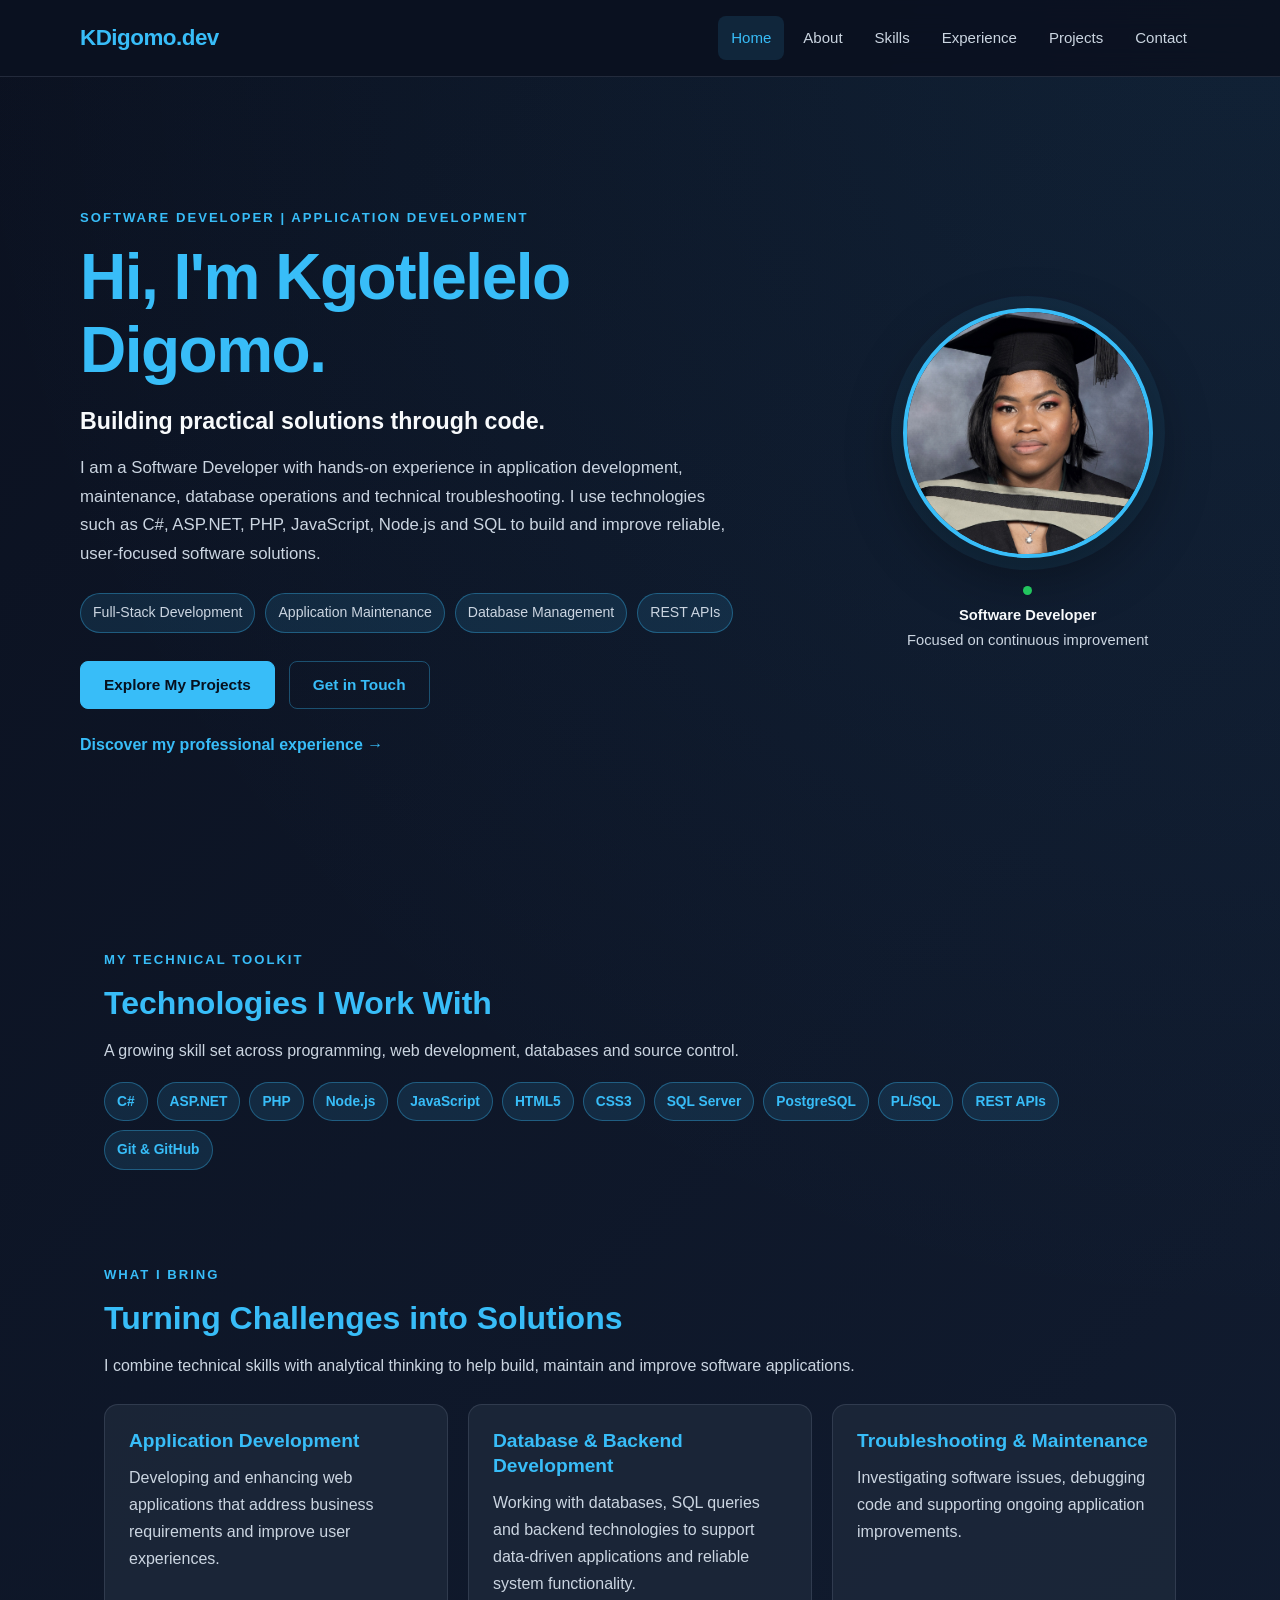
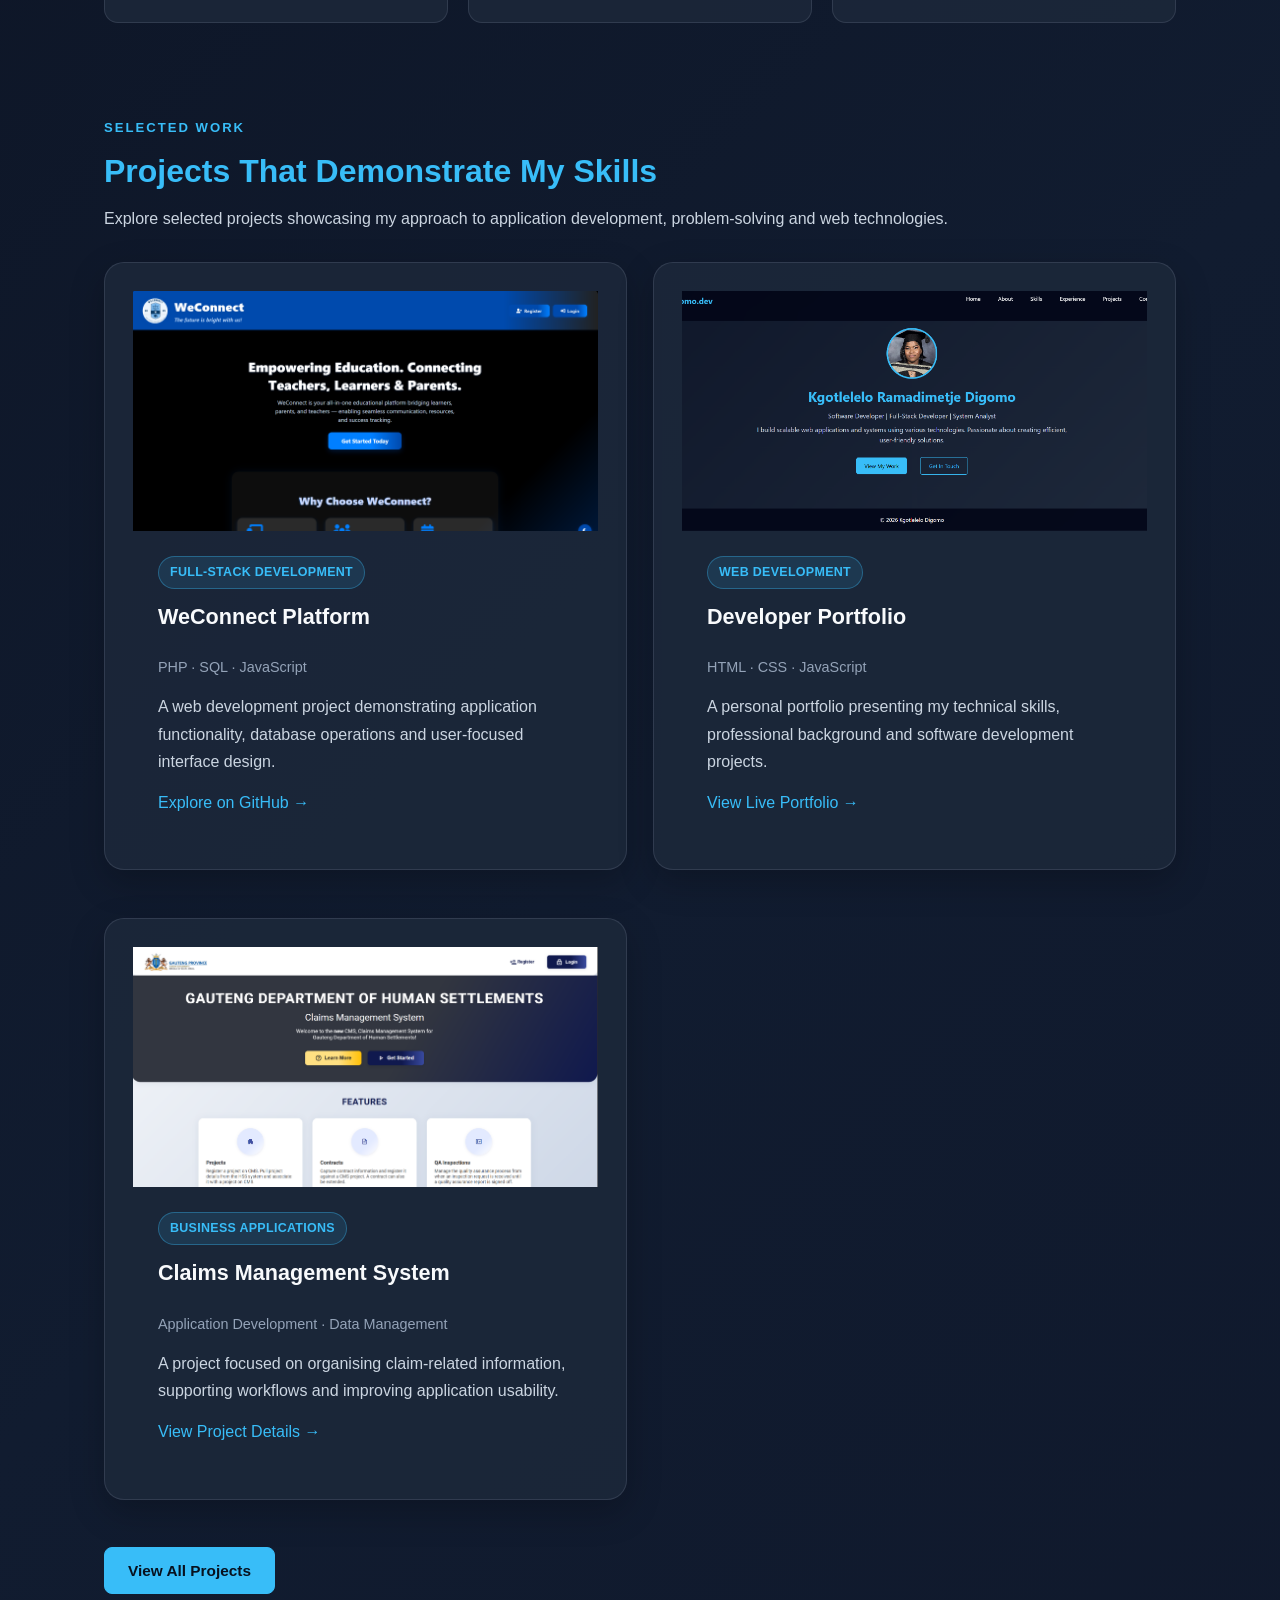
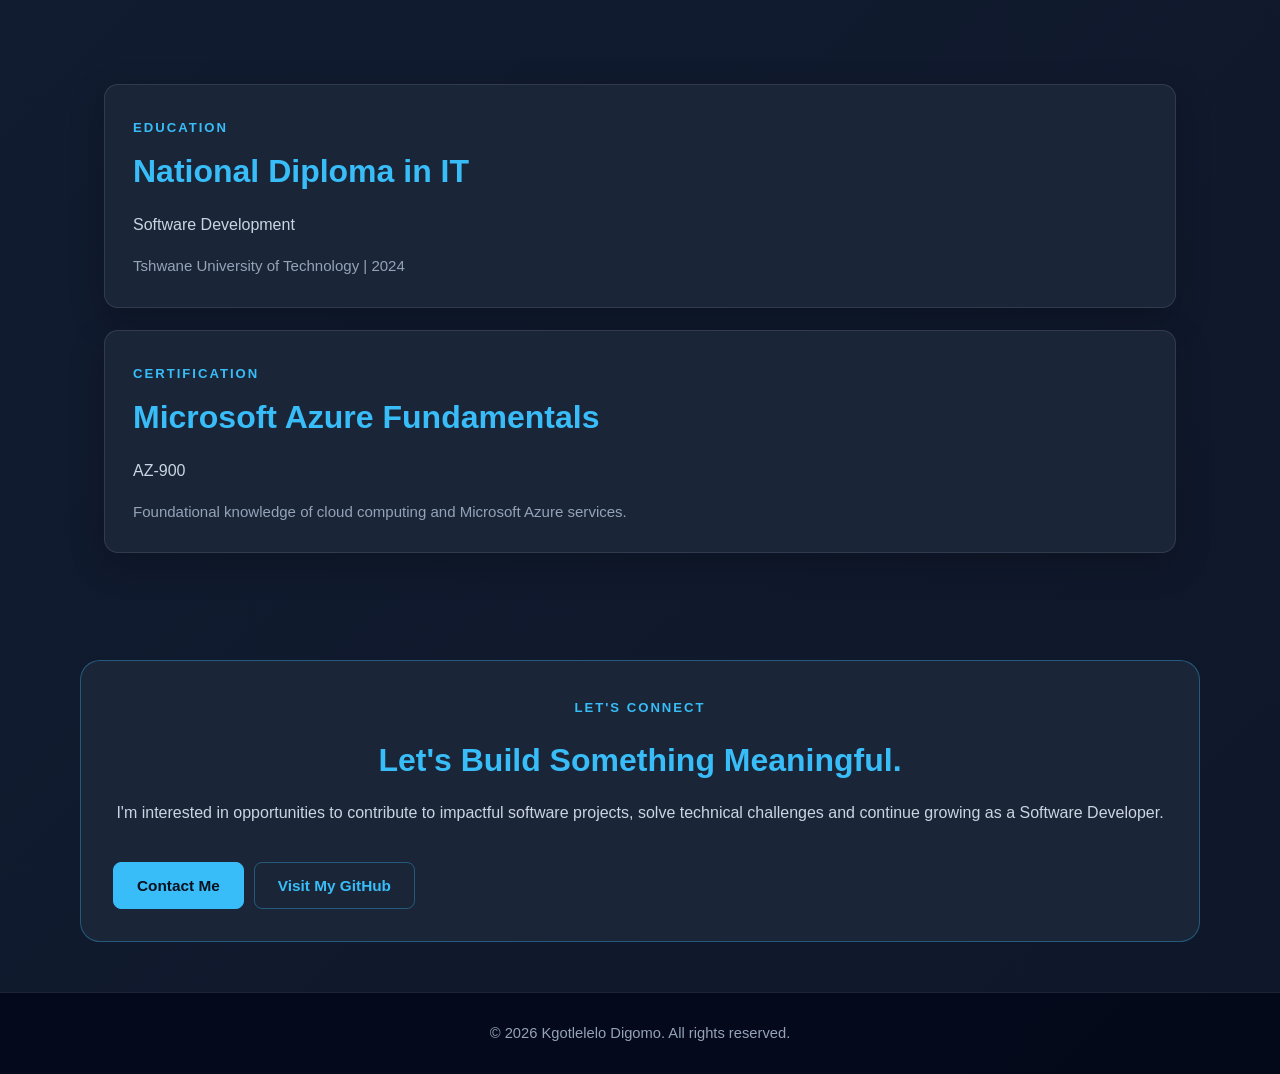
<file: index.html>
<!DOCTYPE html>
<html lang="en">
<head>
    <meta charset="UTF-8">
    <meta name="viewport" content="width=device-width, initial-scale=1.0">

    <meta name="description"
          content="Kgotlelelo Digomo is a Software Developer with experience in application development, full-stack web development, database management and software maintenance. Explore his skills, projects and professional experience.">

    <meta name="author" content="Kgotlelelo Digomo">
    <meta name="theme-color" content="#0f172a">

    <title>Kgotlelelo Digomo | Software Developer &amp; Full-Stack Developer</title>

    <link rel="stylesheet" href="styles.css">
</head>
<body>

<header>
    <nav class="navbar">
        <a href="index.html" class="logo">KDigomo.dev</a>

        <ul class="nav-links">
            <li><a href="index.html" class="active">Home</a></li>
            <li><a href="about.html">About</a></li>
            <li><a href="skills.html">Skills</a></li>
            <li><a href="experience.html">Experience</a></li>
            <li><a href="projects.html">Projects</a></li>
            <li><a href="contact.html">Contact</a></li>
        </ul>
    </nav>
</header>

<main>

    <!-- HERO SECTION -->
    <section class="hero">
        <div class="hero-content">

            <div class="hero-text">

                <p class="eyebrow">
                    SOFTWARE DEVELOPER | APPLICATION DEVELOPMENT
                </p>

                <h1>
                    Hi, I'm <span>Kgotlelelo Digomo.</span>
                </h1>

                <h2 class="hero-subtitle">
                    Building practical solutions through code.
                </h2>

                <p class="hero-description">
                    I am a Software Developer with hands-on experience
                    in application development, maintenance,
                    database operations and technical troubleshooting.
                    I use technologies such as C#, ASP.NET, PHP,
                    JavaScript, Node.js and SQL to build and improve
                    reliable, user-focused software solutions.
                </p>

                <div class="hero-highlights">
                    <span>Full-Stack Development</span>
                    <span>Application Maintenance</span>
                    <span>Database Management</span>
                    <span>REST APIs</span>
                </div>

                <div class="hero-buttons">
                    <a class="btn btn-primary" href="projects.html">
                        Explore My Projects
                    </a>

                    <a class="btn btn-secondary" href="contact.html">
                        Get in Touch
                    </a>
                </div>

                <a href="experience.html" class="hero-experience-link">
                    Discover my professional experience &rarr;
                </a>

            </div>

            <div class="hero-image-container">
                <img
                    src="images/img3.jpg"
                    alt="Kgotlelelo Digomo, Software Developer"
                    class="profile-img"
                    fetchpriority="high"
                >

                <div class="hero-image-caption">
                    <span class="status-indicator"></span>
                    <div>
                        <strong>Software Developer</strong>
                        <p>Focused on continuous improvement</p>
                    </div>
                </div>
            </div>

        </div>
    </section>


    <!-- TECHNOLOGY STACK -->
    <section class="tech-overview">

        <div class="section-heading">
            <p class="eyebrow">MY TECHNICAL TOOLKIT</p>
            <h2>Technologies I Work With</h2>

            <p>
                A growing skill set across programming, web development,
                databases and source control.
            </p>
        </div>

        <div class="tech-stack">
            <span class="tech-tag">C#</span>
            <span class="tech-tag">ASP.NET</span>
            <span class="tech-tag">PHP</span>
            <span class="tech-tag">Node.js</span>
            <span class="tech-tag">JavaScript</span>
            <span class="tech-tag">HTML5</span>
            <span class="tech-tag">CSS3</span>
            <span class="tech-tag">SQL Server</span>
            <span class="tech-tag">PostgreSQL</span>
            <span class="tech-tag">PL/SQL</span>
            <span class="tech-tag">REST APIs</span>
            <span class="tech-tag">Git &amp; GitHub</span>
        </div>

    </section>


    <!-- PROFESSIONAL VALUE -->
    <section class="home-strengths">

        <div class="section-heading">
            <p class="eyebrow">WHAT I BRING</p>
            <h2>Turning Challenges into Solutions</h2>

            <p>
                I combine technical skills with analytical thinking
                to help build, maintain and improve software applications.
            </p>
        </div>

        <div class="focus-grid">

            <article class="focus-item">
                <h3>Application Development</h3>
                <p>
                    Developing and enhancing web applications that
                    address business requirements and improve user
                    experiences.
                </p>
            </article>

            <article class="focus-item">
                <h3>Database &amp; Backend Development</h3>
                <p>
                    Working with databases, SQL queries and backend
                    technologies to support data-driven applications
                    and reliable system functionality.
                </p>
            </article>

            <article class="focus-item">
                <h3>Troubleshooting &amp; Maintenance</h3>
                <p>
                    Investigating software issues, debugging code
                    and supporting ongoing application improvements.
                </p>
            </article>

        </div>

    </section>


    <!-- FEATURED WORK -->
    <section class="featured-work">

        <div class="section-heading">
            <p class="eyebrow">SELECTED WORK</p>
            <h2>Projects That Demonstrate My Skills</h2>

            <p>
                Explore selected projects showcasing my approach to
                application development, problem-solving and web
                technologies.
            </p>
        </div>

        <div class="projects-grid">

            <article class="project-card card">
                <img
                    src="images/WeConnect.png"
                    alt="WeConnect web application preview"
                    loading="lazy"
                >

                <div class="project-content">
                    <p class="project-category">FULL-STACK DEVELOPMENT</p>

                    <h3>WeConnect Platform</h3>

                    <p class="project-meta">
                        PHP · SQL · JavaScript
                    </p>

                    <p>
                        A web development project demonstrating
                        application functionality, database operations
                        and user-focused interface design.
                    </p>

                    <a
                        href="https://github.com/KgLelo/We_Connect"
                        class="project-link"
                        target="_blank"
                        rel="noopener noreferrer"
                    >
                        Explore on GitHub &rarr;
                    </a>
                </div>
            </article>

            <article class="project-card card">
                <img
                    src="images/Portfolio.png"
                    alt="Personal developer portfolio preview"
                    loading="lazy"
                >

                <div class="project-content">
                    <p class="project-category">WEB DEVELOPMENT</p>

                    <h3>Developer Portfolio</h3>

                    <p class="project-meta">
                        HTML · CSS · JavaScript
                    </p>

                    <p>
                        A personal portfolio presenting my technical
                        skills, professional background and software
                        development projects.
                    </p>

                    <a
                        href="https://kglelo.github.io/portfolio1/"
                        class="project-link"
                        target="_blank"
                        rel="noopener noreferrer"
                    >
                        View Live Portfolio &rarr;
                    </a>
                </div>
            </article>

            <article class="project-card card">
                <img
                    src="images/ClaimsManagement.png"
                    alt="Claims management application preview"
                    loading="lazy"
                >

                <div class="project-content">
                    <p class="project-category">BUSINESS APPLICATIONS</p>

                    <h3>Claims Management System</h3>

                    <p class="project-meta">
                        Application Development · Data Management
                    </p>

                    <p>
                        A project focused on organising claim-related
                        information, supporting workflows and improving
                        application usability.
                    </p>

                    <a href="projects.html" class="project-link">
                        View Project Details &rarr;
                    </a>
                </div>
            </article>

        </div>

        <div class="section-action">
            <a href="projects.html" class="btn btn-primary">
                View All Projects
            </a>
        </div>

    </section>


    <!-- EDUCATION AND CERTIFICATION -->
    <section class="home-credentials">

        <div class="credential-card card">
            <p class="eyebrow">EDUCATION</p>
            <h2>National Diploma in IT</h2>

            <p>
                Software Development
            </p>

            <p class="credential-institution">
                Tshwane University of Technology | 2024
            </p>
        </div>

        <div class="credential-card card">
            <p class="eyebrow">CERTIFICATION</p>
            <h2>Microsoft Azure Fundamentals</h2>

            <p>
                AZ-900
            </p>

            <p class="credential-institution">
                Foundational knowledge of cloud computing
                and Microsoft Azure services.
            </p>
        </div>

    </section>


    <!-- CONTACT CALL TO ACTION -->
    <section class="projects-cta">

        <p class="eyebrow">LET'S CONNECT</p>

        <h2>Let's Build Something Meaningful.</h2>

        <p>
            I'm interested in opportunities to contribute to
            impactful software projects, solve technical challenges
            and continue growing as a Software Developer.
        </p>

        <div class="project-actions">
            <a href="contact.html" class="btn btn-primary">
                Contact Me
            </a>

            <a
                href="https://github.com/KgLelo"
                class="btn btn-secondary"
                target="_blank"
                rel="noopener noreferrer"
            >
                Visit My GitHub
            </a>
        </div>

    </section>

</main>

<footer>
    <p>&copy; 2026 Kgotlelelo Digomo. All rights reserved.</p>
</footer>

</body>
</html>
</file>
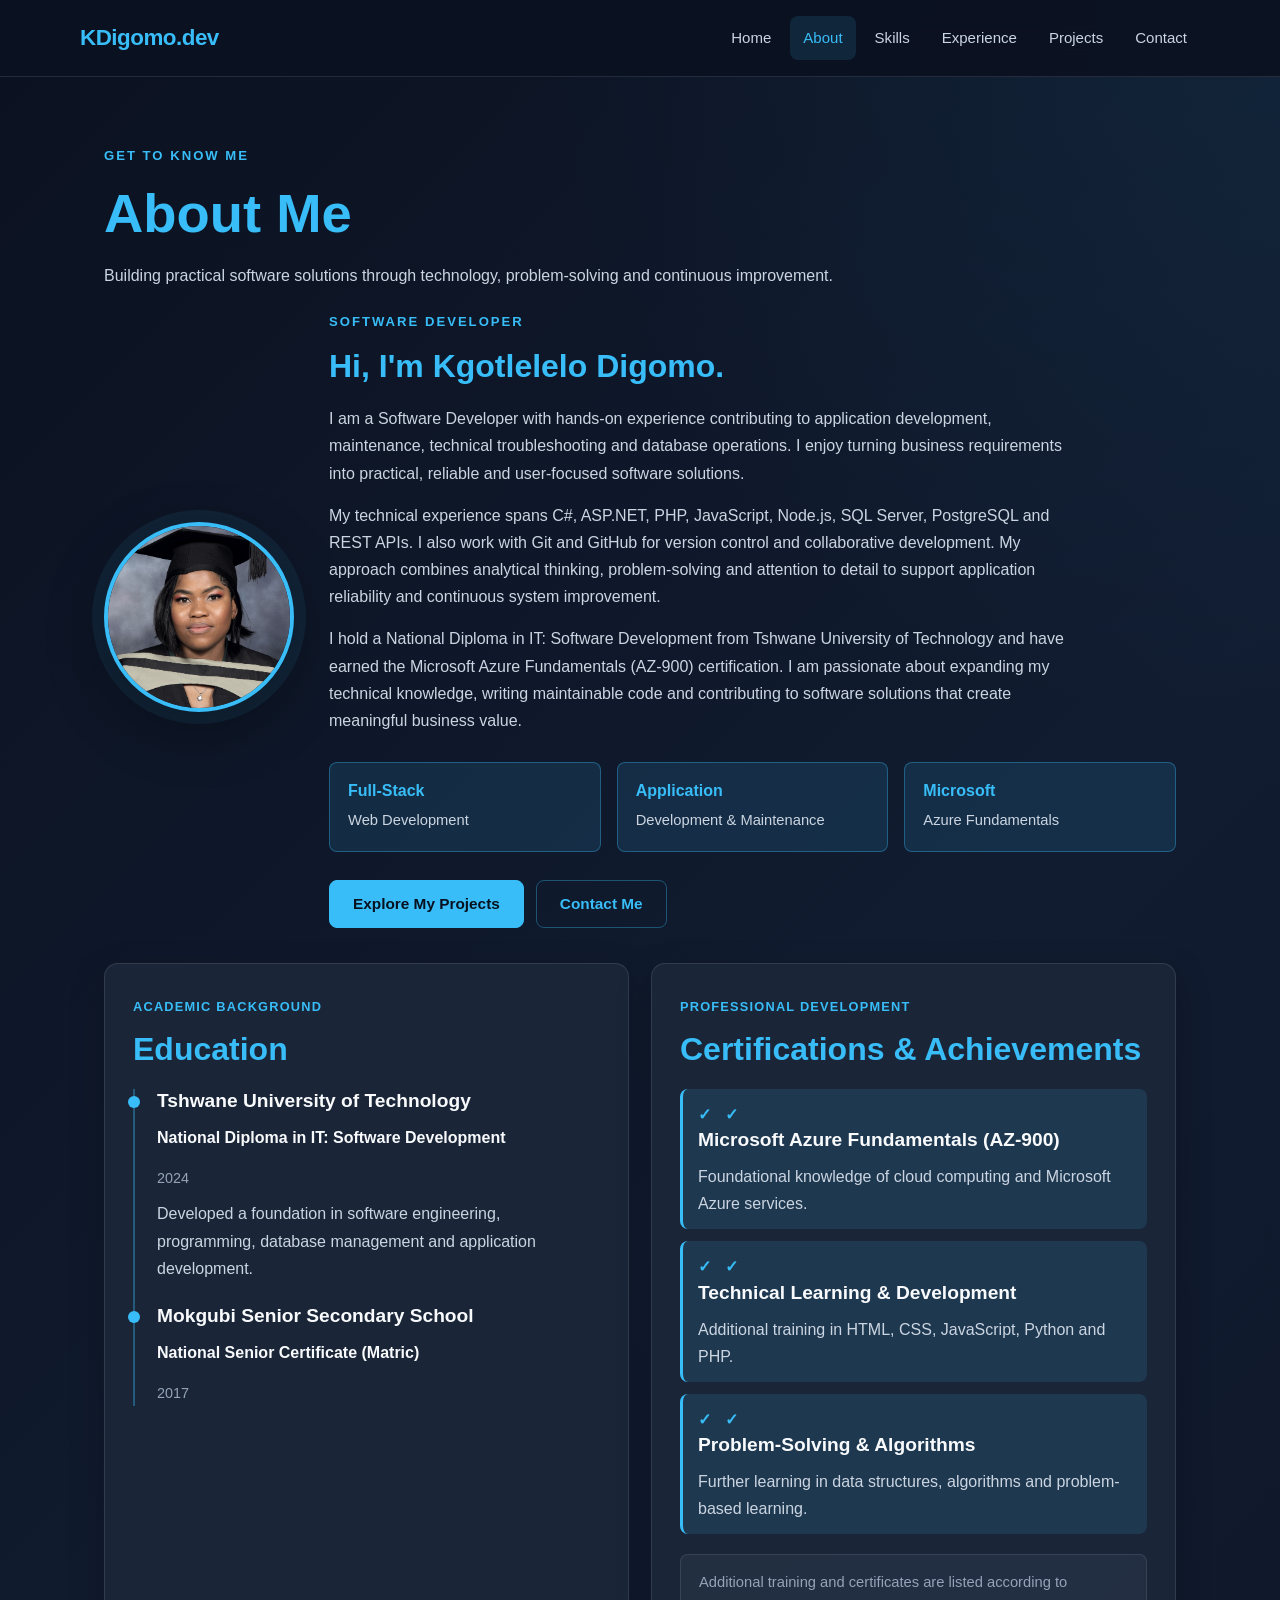
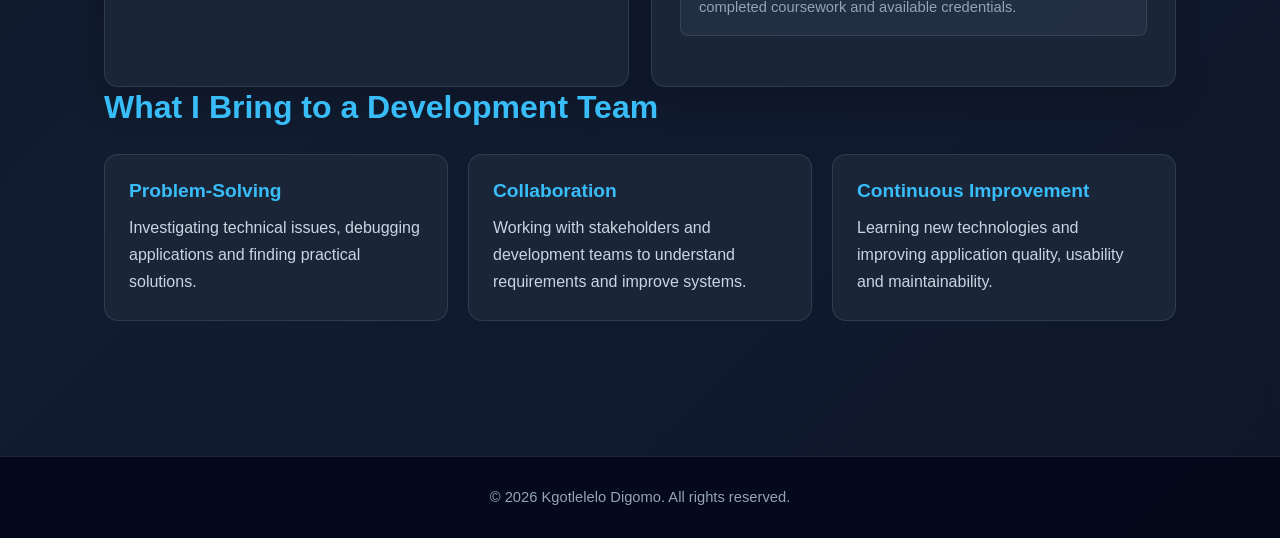
<file: about.html>
<!DOCTYPE html>
<html lang="en">
<head>
    <meta charset="UTF-8">
    <meta name="viewport" content="width=device-width, initial-scale=1.0">
    <meta name="description" content="Learn more about Kgotlelelo Digomo, a Software Developer experienced in application development, full-stack web development, database management and software maintenance.">
    <meta name="author" content="Kgotlelelo Digomo">
    <meta name="theme-color" content="#0f172a">

    <title>About Me | Kgotlelelo Digomo - Software Developer</title>

    <link rel="stylesheet" href="styles.css">
</head>
<body>

<header>
    <nav class="navbar">
        <a href="index.html" class="logo">KDigomo.dev</a>

        <ul class="nav-links">
            <li><a href="index.html">Home</a></li>
            <li><a href="about.html" class="active">About</a></li>
            <li><a href="skills.html">Skills</a></li>
            <li><a href="experience.html">Experience</a></li>
            <li><a href="projects.html">Projects</a></li>
            <li><a href="contact.html">Contact</a></li>
        </ul>
    </nav>
</header>

<main>
    <section class="about-section">

        <div class="section-heading">
            <p class="eyebrow">GET TO KNOW ME</p>
            <h1>About Me</h1>
            <p>
                Building practical software solutions through technology,
                problem-solving and continuous improvement.
            </p>
        </div>

        <div class="about-header">

            <div class="profile-container">
                <img
                    src="images/img3.jpg"
                    alt="Professional profile photo of Kgotlelelo Digomo"
                    class="profile-img"
                    loading="lazy"
                >
            </div>

            <div class="about-intro">
                <p class="eyebrow">SOFTWARE DEVELOPER</p>

                <h2>
                    Hi, I'm Kgotlelelo Digomo.
                </h2>

                <p>
                    I am a Software Developer with hands-on experience 
                    contributing to application development,
                    maintenance, technical troubleshooting and database
                    operations. I enjoy turning business requirements into
                    practical, reliable and user-focused software solutions.
                </p>

                <p>
                    My technical experience spans C#, ASP.NET, PHP,
                    JavaScript, Node.js, SQL Server, PostgreSQL and REST APIs.
                    I also work with Git and GitHub for version control and
                    collaborative development. My approach combines
                    analytical thinking, problem-solving and attention to
                    detail to support application reliability and continuous
                    system improvement.
                </p>

                <p>
                    I hold a National Diploma in IT: Software Development
                    from Tshwane University of Technology and have earned
                    the Microsoft Azure Fundamentals (AZ-900) certification.
                    I am passionate about expanding my technical knowledge,
                    writing maintainable code and contributing to software
                    solutions that create meaningful business value.
                </p>

                <div class="about-highlights">
                    <div class="highlight-item">
                        <h3>Full-Stack</h3>
                        <p>Web Development</p>
                    </div>

                    <div class="highlight-item">
                        <h3>Application</h3>
                        <p>Development &amp; Maintenance</p>
                    </div>

                    <div class="highlight-item">
                        <h3>Microsoft</h3>
                        <p>Azure Fundamentals</p>
                    </div>
                </div>

                <div class="about-actions">
                    <a href="projects.html" class="btn btn-primary">
                        Explore My Projects
                    </a>

                    <a href="contact.html" class="btn btn-secondary">
                        Contact Me
                    </a>
                </div>
            </div>

        </div>

        <div class="education-achievements">

            <div class="card">
                <span class="card-label">ACADEMIC BACKGROUND</span>
                <h2>Education</h2>

                <div class="timeline-item">
                    <h3>Tshwane University of Technology</h3>
                    <p class="qualification">
                        National Diploma in IT: Software Development
                    </p>
                    <p class="date">2024</p>
                    <p>
                        Developed a foundation in software engineering,
                        programming, database management and application
                        development.
                    </p>
                </div>

                <div class="timeline-item">
                    <h3>Mokgubi Senior Secondary School</h3>
                    <p class="qualification">
                        National Senior Certificate (Matric)
                    </p>
                    <p class="date">2017</p>
                </div>
            </div>

            <div class="card">
                <span class="card-label">PROFESSIONAL DEVELOPMENT</span>
                <h2>Certifications &amp; Achievements</h2>

                <ul class="achievement-list">
                    <li>
                        <span class="achievement-icon">&#10003;</span>
                        <div>
                            <h3>Microsoft Azure Fundamentals (AZ-900)</h3>
                            <p>
                                Foundational knowledge of cloud computing
                                and Microsoft Azure services.
                            </p>
                        </div>
                    </li>

                    <li>
                        <span class="achievement-icon">&#10003;</span>
                        <div>
                            <h3>Technical Learning &amp; Development</h3>
                            <p>
                                Additional training in HTML, CSS,
                                JavaScript, Python and PHP.
                            </p>
                        </div>
                    </li>

                    <li>
                        <span class="achievement-icon">&#10003;</span>
                        <div>
                            <h3>Problem-Solving &amp; Algorithms</h3>
                            <p>
                                Further learning in data structures,
                                algorithms and problem-based learning.
                            </p>
                        </div>
                    </li>
                </ul>

                <p class="certification-note">
                    Additional training and certificates are listed
                    according to completed coursework and available
                    credentials.
                </p>
            </div>

        </div>

        <div class="career-focus">
            <h2>What I Bring to a Development Team</h2>

            <div class="focus-grid">
                <div class="focus-item">
                    <h3>Problem-Solving</h3>
                    <p>
                        Investigating technical issues, debugging
                        applications and finding practical solutions.
                    </p>
                </div>

                <div class="focus-item">
                    <h3>Collaboration</h3>
                    <p>
                        Working with stakeholders and development teams
                        to understand requirements and improve systems.
                    </p>
                </div>

                <div class="focus-item">
                    <h3>Continuous Improvement</h3>
                    <p>
                        Learning new technologies and improving application
                        quality, usability and maintainability.
                    </p>
                </div>
            </div>
        </div>

    </section>
</main>

<footer>
    <p>&copy; 2026 Kgotlelelo Digomo. All rights reserved.</p>
</footer>

</body>
</html>
</file>
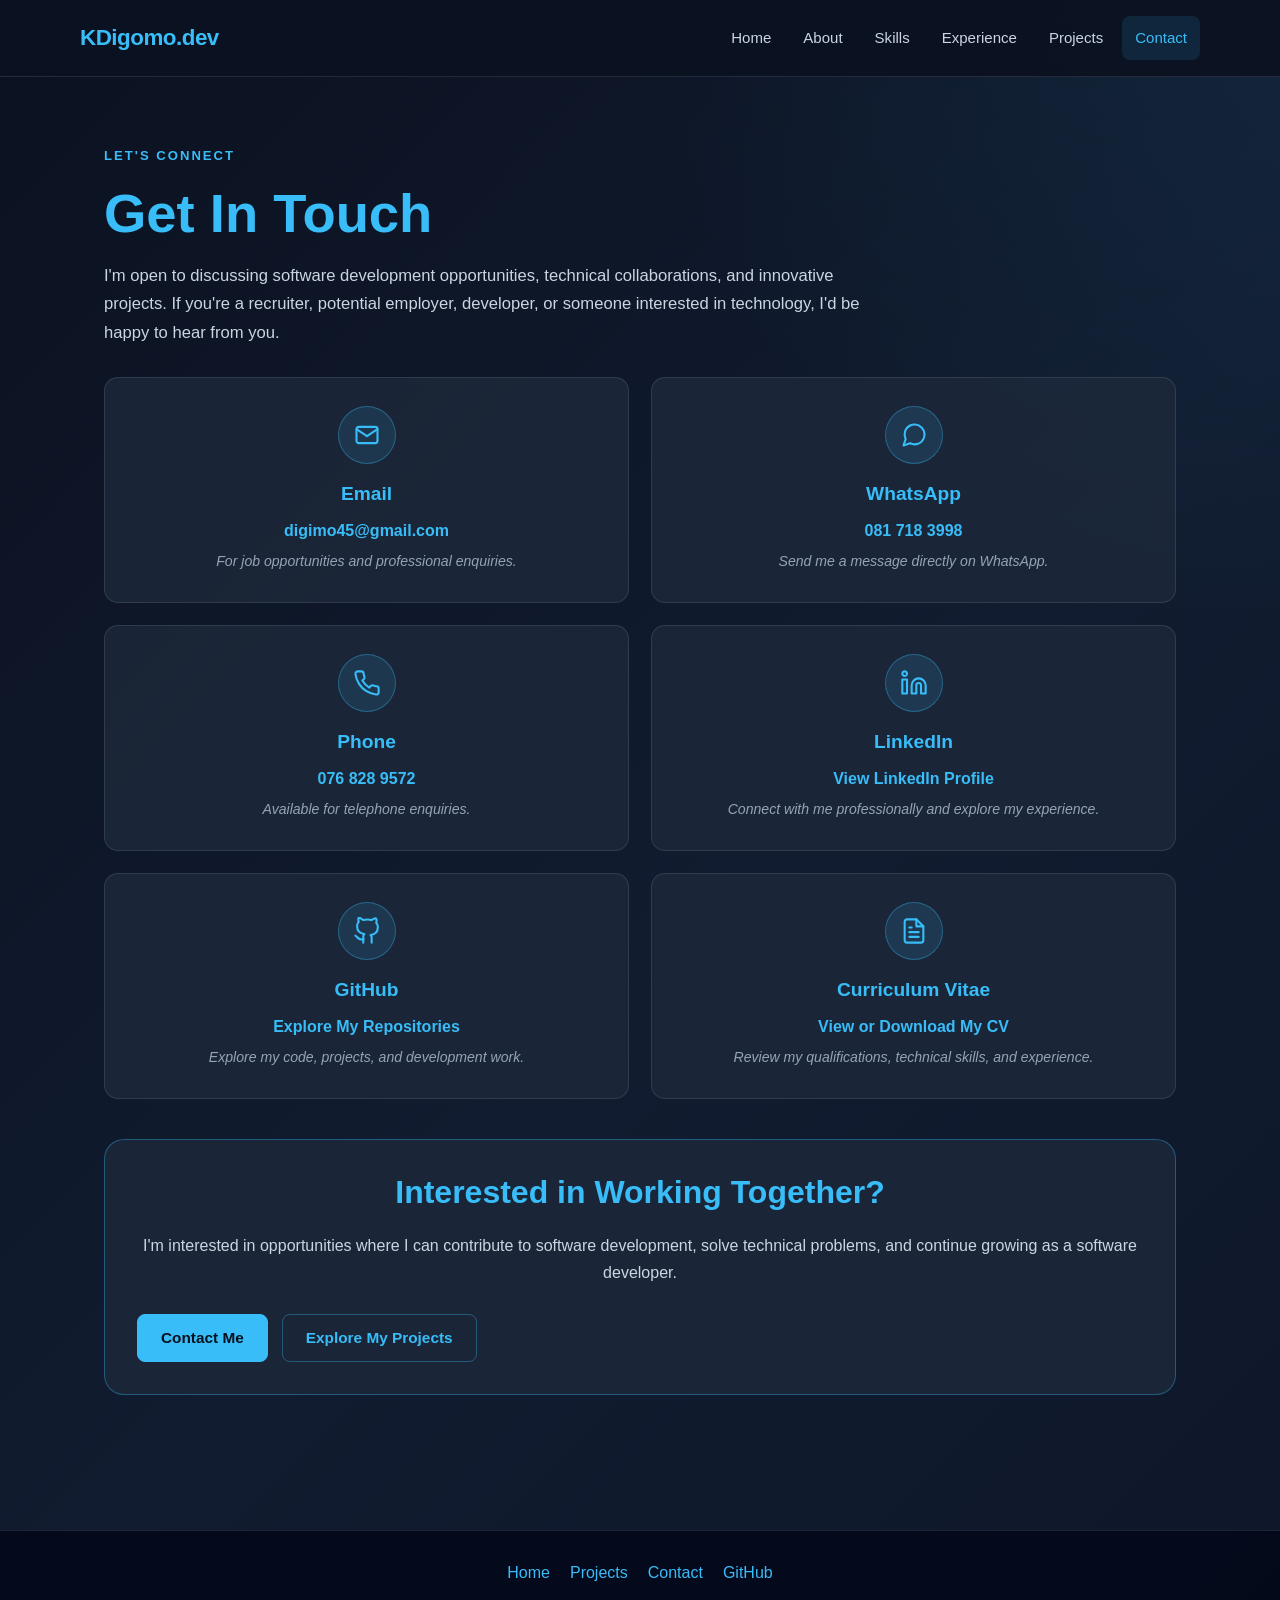
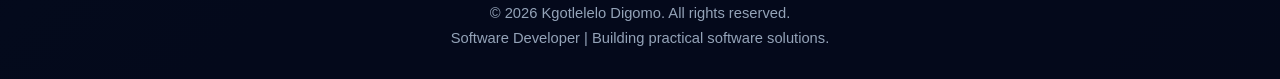
<file: contact.html>
<!DOCTYPE html>
<html lang="en">
<head>
    <meta charset="UTF-8">
    <meta name="viewport" content="width=device-width, initial-scale=1.0">

    <meta name="description"
          content="Contact Kgotlelelo Digomo, a Software Developer specialising in application development, web technologies, databases and software solutions.">

    <meta name="author" content="Kgotlelelo Digomo">
    <meta name="theme-color" content="#0b1120">

    <title>Contact | Kgotlelelo Digomo - Software Developer</title>

    <link rel="stylesheet" href="styles.css">
</head>

<body>

    <!-- Navigation -->
    <header>
        <nav class="navbar" aria-label="Main navigation">

            <a href="index.html" class="logo">KDigomo.dev</a>

            <ul class="nav-links">
                <li>
                    <a href="index.html">Home</a>
                </li>
                <li>
                    <a href="about.html">About</a>
                </li>
                <li>
                    <a href="skills.html">Skills</a>
                </li>
                <li>
                    <a href="experience.html">Experience</a>
                </li>
                <li>
                    <a href="projects.html">Projects</a>
                </li>
                <li>
                    <a href="contact.html" class="active" aria-current="page">
                        Contact
                    </a>
                </li>
            </ul>

        </nav>
    </header>

    <main>

        <!-- Contact Introduction -->
        <section class="contact-section">

            <div class="section-heading">
                <span class="eyebrow">Let's Connect</span>

                <h1>Get In Touch</h1>

                <p class="section-intro">
                    I'm open to discussing software development opportunities,
                    technical collaborations, and innovative projects. If you're
                    a recruiter, potential employer, developer, or someone
                    interested in technology, I'd be happy to hear from you.
                </p>
            </div>

            <!-- Contact Information -->
            <div class="contact-grid">

                <!-- Email -->
                <article class="contact-card">

                    <div class="contact-icon" aria-hidden="true">
                        <svg viewBox="0 0 24 24"
                             width="28"
                             height="28"
                             fill="none"
                             stroke="currentColor"
                             stroke-width="1.8"
                             stroke-linecap="round"
                             stroke-linejoin="round">
                            <rect x="3" y="5" width="18" height="14" rx="2"></rect>
                            <path d="m3 7 9 6 9-6"></path>
                        </svg>
                    </div>

                    <h3>Email</h3>

                    <p>
                        <a href="mailto:digimo45@gmail.com">
                            digimo45@gmail.com
                        </a>
                    </p>

                    <p class="contact-note">
                        For job opportunities and professional enquiries.
                    </p>

                </article>

                <!-- WhatsApp -->
                <article class="contact-card">

                    <div class="contact-icon" aria-hidden="true">
                        <svg viewBox="0 0 24 24"
                             width="28"
                             height="28"
                             fill="none"
                             stroke="currentColor"
                             stroke-width="1.8"
                             stroke-linecap="round"
                             stroke-linejoin="round">
                            <path d="M21 11.5a8.4 8.4 0 0 1-.9 3.8 8.5 8.5 0 0 1-7.6 4.7 8.4 8.4 0 0 1-3.8-.9L3 21l1.9-5.7a8.4 8.4 0 0 1-.9-3.8A8.5 8.5 0 0 1 8.7 3.9a8.4 8.4 0 0 1 3.8-.9h.5a8.5 8.5 0 0 1 8 8z"></path>
                        </svg>
                    </div>

                    <h3>WhatsApp</h3>

                    <p>
                        <a href="https://wa.me/27817183998"
                           target="_blank"
                           rel="noopener noreferrer">
                            081 718 3998
                        </a>
                    </p>

                    <p class="contact-note">
                        Send me a message directly on WhatsApp.
                    </p>

                </article>

                <!-- Phone -->
                <article class="contact-card">

                    <div class="contact-icon" aria-hidden="true">
                        <svg viewBox="0 0 24 24"
                             width="28"
                             height="28"
                             fill="none"
                             stroke="currentColor"
                             stroke-width="1.8"
                             stroke-linecap="round"
                             stroke-linejoin="round">
                            <path d="M22 16.9v3a2 2 0 0 1-2.2 2 19.8 19.8 0 0 1-8.6-3.1 19.4 19.4 0 0 1-6-6A19.8 19.8 0 0 1 2.1 4.2 2 2 0 0 1 4.1 2h3a2 2 0 0 1 2 1.7c.1 1 .4 2 .7 2.9a2 2 0 0 1-.5 2.1L8 9.9a16 16 0 0 0 6 6l1.2-1.3a2 2 0 0 1 2.1-.5c.9.3 1.9.6 2.9.7a2 2 0 0 1 1.8 2.1z"></path>
                        </svg>
                    </div>

                    <h3>Phone</h3>

                    <p>
                        <a href="tel:+27768289572">
                            076 828 9572
                        </a>
                    </p>

                    <p class="contact-note">
                        Available for telephone enquiries.
                    </p>

                </article>

                <!-- LinkedIn -->
                <article class="contact-card">

                    <div class="contact-icon" aria-hidden="true">
                        <svg viewBox="0 0 24 24"
                             width="28"
                             height="28"
                             fill="none"
                             stroke="currentColor"
                             stroke-width="1.8"
                             stroke-linecap="round"
                             stroke-linejoin="round">
                            <path d="M16 8a6 6 0 0 1 6 6v7h-4v-7a2 2 0 0 0-4 0v7h-4v-7a6 6 0 0 1 6-6z"></path>
                            <rect x="2" y="9" width="4" height="12"></rect>
                            <circle cx="4" cy="4" r="2"></circle>
                        </svg>
                    </div>

                    <h3>LinkedIn</h3>

                    <p>
                        <a href="https://linkedin.com/in/kgotlelelo-digomo"
                           target="_blank"
                           rel="noopener noreferrer">
                            View LinkedIn Profile
                        </a>
                    </p>

                    <p class="contact-note">
                        Connect with me professionally and explore my experience.
                    </p>

                </article>

                <!-- GitHub -->
                <article class="contact-card">

                    <div class="contact-icon" aria-hidden="true">
                        <svg viewBox="0 0 24 24"
                             width="28"
                             height="28"
                             fill="none"
                             stroke="currentColor"
                             stroke-width="1.8"
                             stroke-linecap="round"
                             stroke-linejoin="round">
                            <path d="M9 19c-5 1.5-5-2.5-7-3"></path>
                            <path d="M16 22v-3.9a3.4 3.4 0 0 0-.9-2.7c3-.3 6.2-1.5 6.2-6.8a5.3 5.3 0 0 0-1.4-3.7 4.9 4.9 0 0 0-.1-3.7s-1.2-.4-3.9 1.4a13.5 13.5 0 0 0-7 0C6.2.8 5 .4 5 .4a4.9 4.9 0 0 0-.1 3.7 5.3 5.3 0 0 0-1.4 3.7c0 5.3 3.2 6.5 6.2 6.8a3.4 3.4 0 0 0-.9 2.7V22"></path>
                        </svg>
                    </div>

                    <h3>GitHub</h3>

                    <p>
                        <a href="https://github.com/KgLelo"
                           target="_blank"
                           rel="noopener noreferrer">
                            Explore My Repositories
                        </a>
                    </p>

                    <p class="contact-note">
                        Explore my code, projects, and development work.
                    </p>

                </article>

                <!-- CV -->
                <article class="contact-card">

                    <div class="contact-icon" aria-hidden="true">
                        <svg viewBox="0 0 24 24"
                             width="28"
                             height="28"
                             fill="none"
                             stroke="currentColor"
                             stroke-width="1.8"
                             stroke-linecap="round"
                             stroke-linejoin="round">
                            <path d="M14 2H6a2 2 0 0 0-2 2v16a2 2 0 0 0 2 2h12a2 2 0 0 0 2-2V8z"></path>
                            <path d="M14 2v6h6"></path>
                            <path d="M8 13h8"></path>
                            <path d="M8 17h8"></path>
                            <path d="M8 9h2"></path>
                        </svg>
                    </div>

                    <h3>Curriculum Vitae</h3>

                    <p>
                        <a href="images/KDigomo_CV.pdf"
                           target="_blank"
                           rel="noopener noreferrer">
                            View or Download My CV
                        </a>
                    </p>

                    <p class="contact-note">
                        Review my qualifications, technical skills, and experience.
                    </p>

                </article>

            </div>

            <!-- Professional Call to Action -->
            <div class="projects-cta">

                <h2>Interested in Working Together?</h2>

                <p>
                    I'm interested in opportunities where I can contribute
                    to software development, solve technical problems, and
                    continue growing as a software developer.
                </p>

                <div class="hero-buttons">

                    <a href="mailto:digimo45@gmail.com?subject=Software%20Development%20Opportunity"
                       class="btn btn-primary">
                        Contact Me
                    </a>

                    <a href="projects.html"
                       class="btn btn-secondary">
                        Explore My Projects
                    </a>

                </div>

            </div>

        </section>

    </main>

    <!-- Footer -->
    <footer class="footer">

        <div class="footer-links">
            <a href="index.html">Home</a>
            <a href="projects.html">Projects</a>
            <a href="contact.html">Contact</a>
            <a href="https://github.com/KgLelo"
               target="_blank"
               rel="noopener noreferrer">
                GitHub
            </a>
        </div>

        <p>
            &copy; 2026 Kgotlelelo Digomo. All rights reserved.
        </p>

        <p>
            Software Developer | Building practical software solutions.
        </p>

    </footer>

</body>
</html>
</file>
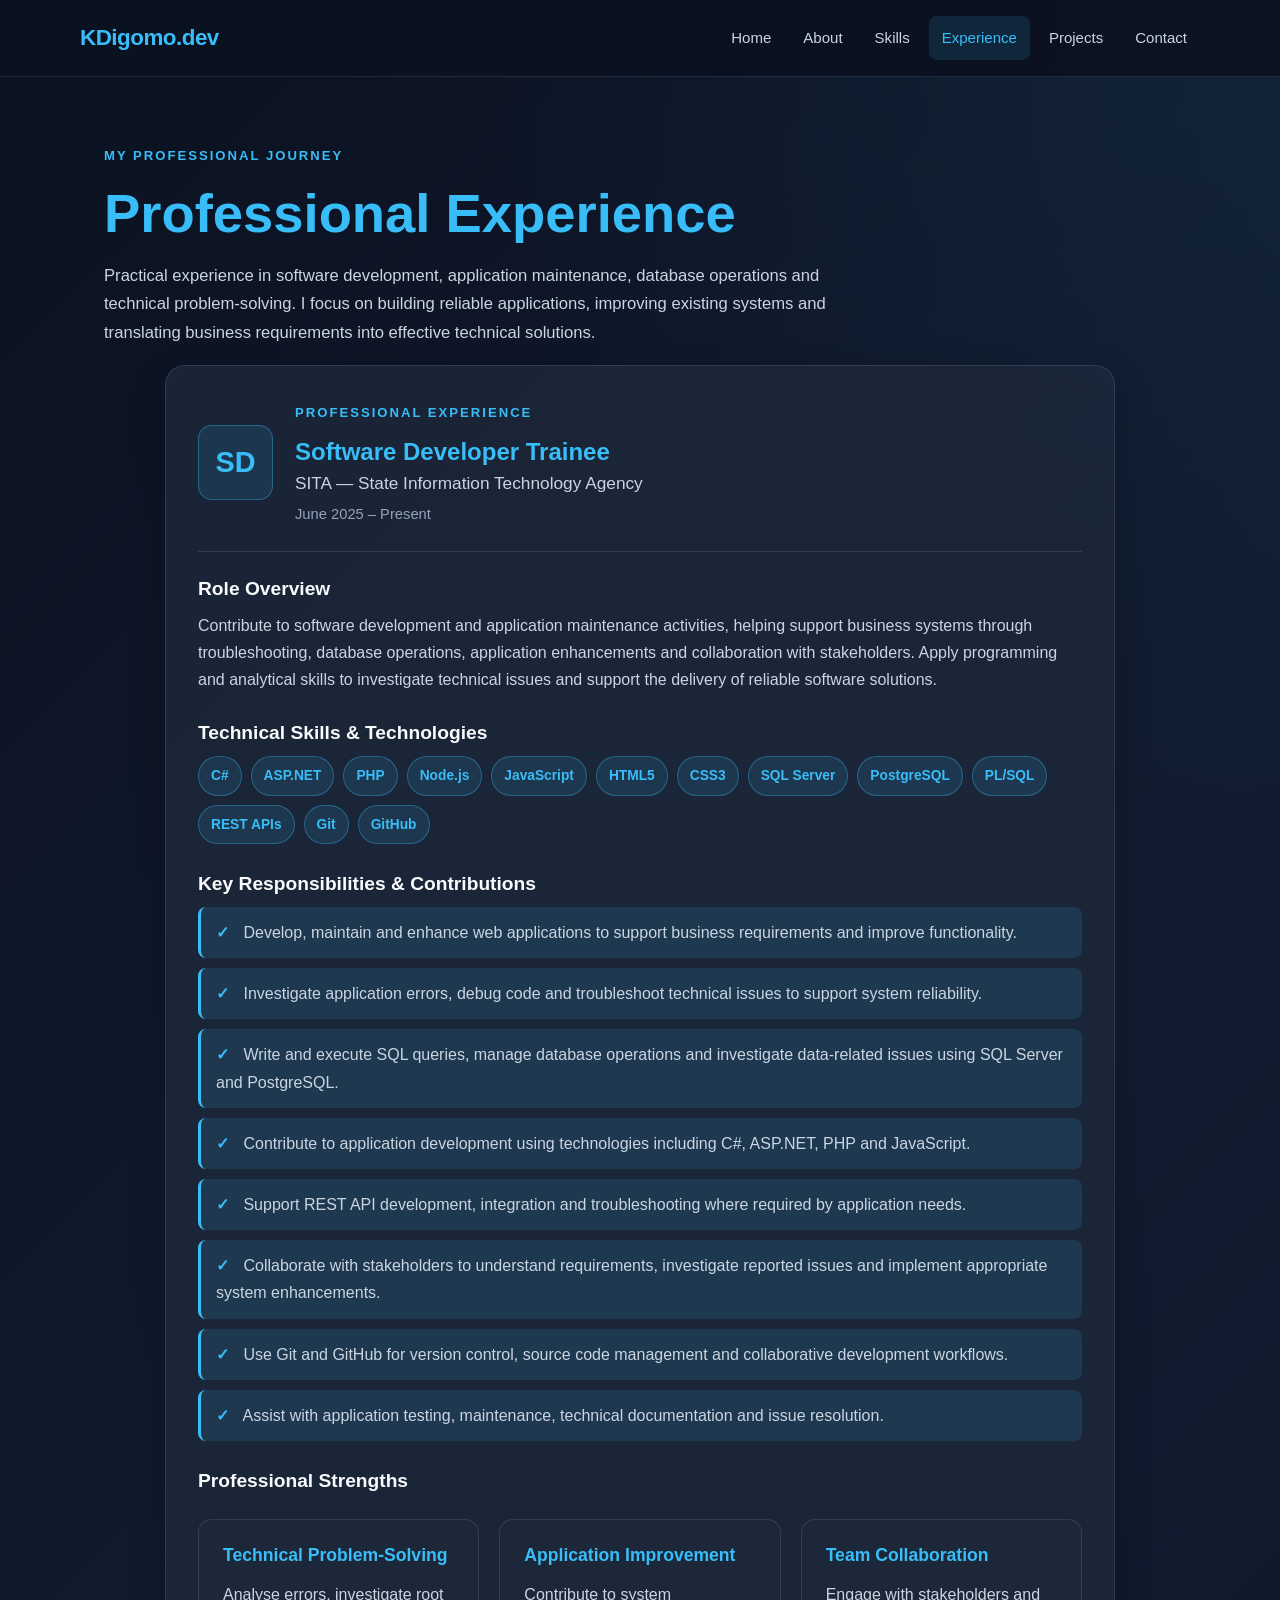
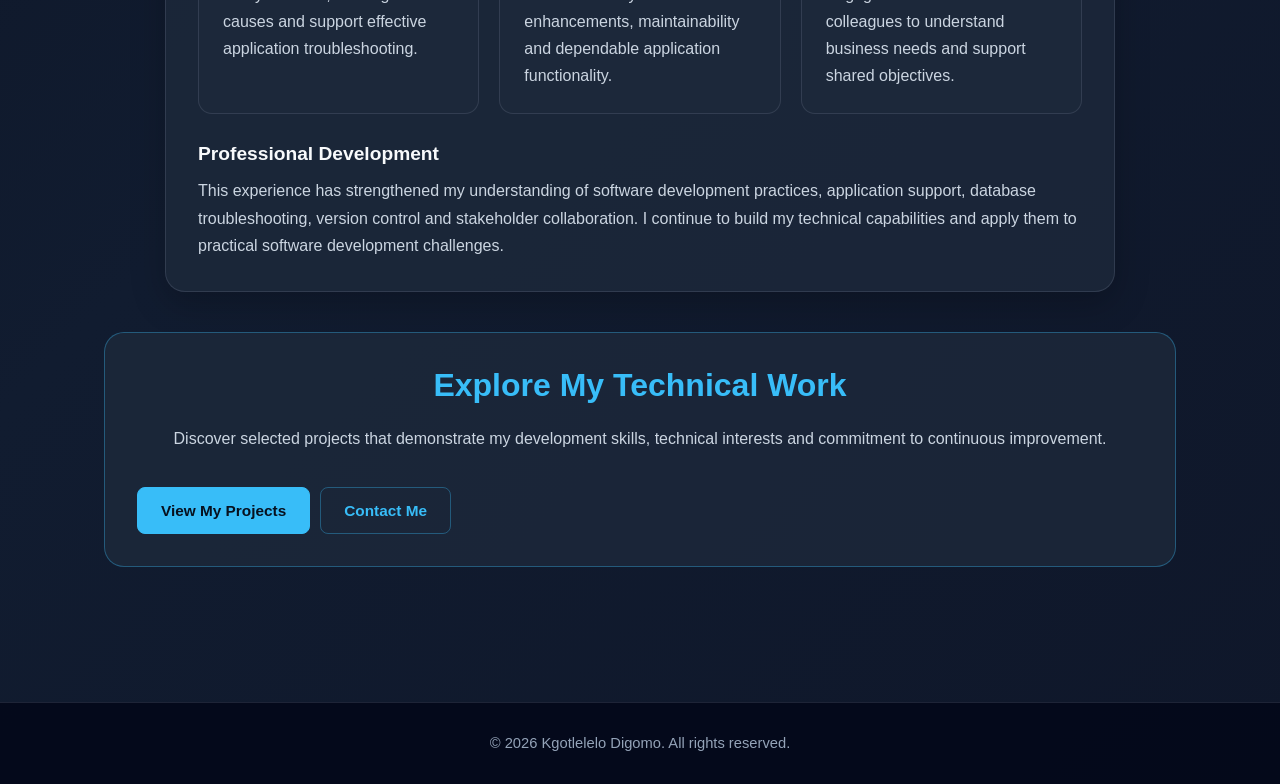
<file: experience.html>
<!DOCTYPE html>
<html lang="en">
<head>
    <meta charset="UTF-8">
    <meta name="viewport" content="width=device-width, initial-scale=1.0">

    <meta name="description"
          content="Explore Kgotlelelo Digomo's professional experience in software development, application maintenance, database management and technical troubleshooting at SITA.">

    <meta name="author" content="Kgotlelelo Digomo">
    <meta name="theme-color" content="#0f172a">

    <title>Professional Experience | Kgotlelelo Digomo</title>

    <link rel="stylesheet" href="styles.css">
</head>
<body>

<header>
    <nav class="navbar">
        <a href="index.html" class="logo">KDigomo.dev</a>

        <ul class="nav-links">
            <li><a href="index.html">Home</a></li>
            <li><a href="about.html">About</a></li>
            <li><a href="skills.html">Skills</a></li>
            <li><a href="experience.html" class="active">Experience</a></li>
            <li><a href="projects.html">Projects</a></li>
            <li><a href="contact.html">Contact</a></li>
        </ul>
    </nav>
</header>

<main>
    <section class="experience-page">

        <div class="section-heading">
            <p class="eyebrow">MY PROFESSIONAL JOURNEY</p>

            <h1>Professional Experience</h1>

            <p class="section-intro">
                Practical experience in software development,
                application maintenance, database operations and
                technical problem-solving. I focus on building
                reliable applications, improving existing systems
                and translating business requirements into effective
                technical solutions.
            </p>
        </div>

        <div class="experience-container">

            <article class="experience-card card">

                <div class="experience-header">

                    <div class="experience-icon" aria-hidden="true">
                        SD
                    </div>

                    <div class="experience-details">
                        <p class="eyebrow">PROFESSIONAL EXPERIENCE</p>

                        <h2>Software Developer Trainee</h2>

                        <h3>
                            SITA — State Information Technology Agency
                        </h3>

                        <p class="experience-duration">
                            June 2025 – Present
                        </p>
                    </div>

                </div>

                <div class="experience-content">

                    <div class="experience-section">
                        <h3>Role Overview</h3>

                        <p>
                            Contribute to software development and
                            application maintenance activities, helping
                            support business systems through
                            troubleshooting, database operations,
                            application enhancements and collaboration
                            with stakeholders. Apply programming and
                            analytical skills to investigate technical
                            issues and support the delivery of reliable
                            software solutions.
                        </p>
                    </div>

                    <div class="experience-section">
                        <h3>Technical Skills &amp; Technologies</h3>

                        <div class="tech-stack">
                            <span class="tech-tag">C#</span>
                            <span class="tech-tag">ASP.NET</span>
                            <span class="tech-tag">PHP</span>
                            <span class="tech-tag">Node.js</span>
                            <span class="tech-tag">JavaScript</span>
                            <span class="tech-tag">HTML5</span>
                            <span class="tech-tag">CSS3</span>
                            <span class="tech-tag">SQL Server</span>
                            <span class="tech-tag">PostgreSQL</span>
                            <span class="tech-tag">PL/SQL</span>
                            <span class="tech-tag">REST APIs</span>
                            <span class="tech-tag">Git</span>
                            <span class="tech-tag">GitHub</span>
                        </div>
                    </div>

                    <div class="experience-section">
                        <h3>Key Responsibilities &amp; Contributions</h3>

                        <ul class="achievement-list">
                            <li>
                                Develop, maintain and enhance web
                                applications to support business
                                requirements and improve functionality.
                            </li>

                            <li>
                                Investigate application errors, debug
                                code and troubleshoot technical issues
                                to support system reliability.
                            </li>

                            <li>
                                Write and execute SQL queries, manage
                                database operations and investigate
                                data-related issues using SQL Server
                                and PostgreSQL.
                            </li>

                            <li>
                                Contribute to application development
                                using technologies including C#,
                                ASP.NET, PHP and JavaScript.
                            </li>

                            <li>
                                Support REST API development,
                                integration and troubleshooting
                                where required by application needs.
                            </li>

                            <li>
                                Collaborate with stakeholders to
                                understand requirements, investigate
                                reported issues and implement
                                appropriate system enhancements.
                            </li>

                            <li>
                                Use Git and GitHub for version control,
                                source code management and collaborative
                                development workflows.
                            </li>

                            <li>
                                Assist with application testing,
                                maintenance, technical documentation
                                and issue resolution.
                            </li>
                        </ul>
                    </div>

                    <div class="experience-section">
                        <h3>Professional Strengths</h3>

                        <div class="focus-grid">

                            <div class="focus-item">
                                <h4>Technical Problem-Solving</h4>
                                <p>
                                    Analyse errors, investigate root
                                    causes and support effective
                                    application troubleshooting.
                                </p>
                            </div>

                            <div class="focus-item">
                                <h4>Application Improvement</h4>
                                <p>
                                    Contribute to system enhancements,
                                    maintainability and dependable
                                    application functionality.
                                </p>
                            </div>

                            <div class="focus-item">
                                <h4>Team Collaboration</h4>
                                <p>
                                    Engage with stakeholders and
                                    colleagues to understand business
                                    needs and support shared objectives.
                                </p>
                            </div>

                        </div>
                    </div>

                    <div class="experience-section">
                        <h3>Professional Development</h3>

                        <p>
                            This experience has strengthened my
                            understanding of software development
                            practices, application support, database
                            troubleshooting, version control and
                            stakeholder collaboration. I continue to
                            build my technical capabilities and apply
                            them to practical software development
                            challenges.
                        </p>
                    </div>

                </div>
            </article>

        </div>

        <div class="projects-cta">
            <h2>Explore My Technical Work</h2>

            <p>
                Discover selected projects that demonstrate my
                development skills, technical interests and commitment
                to continuous improvement.
            </p>

            <div class="project-actions">
                <a href="projects.html" class="btn btn-primary">
                    View My Projects
                </a>

                <a href="contact.html" class="btn btn-secondary">
                    Contact Me
                </a>
            </div>
        </div>

    </section>
</main>

<footer>
    <p>&copy; 2026 Kgotlelelo Digomo. All rights reserved.</p>
</footer>

</body>
</html>
</file>
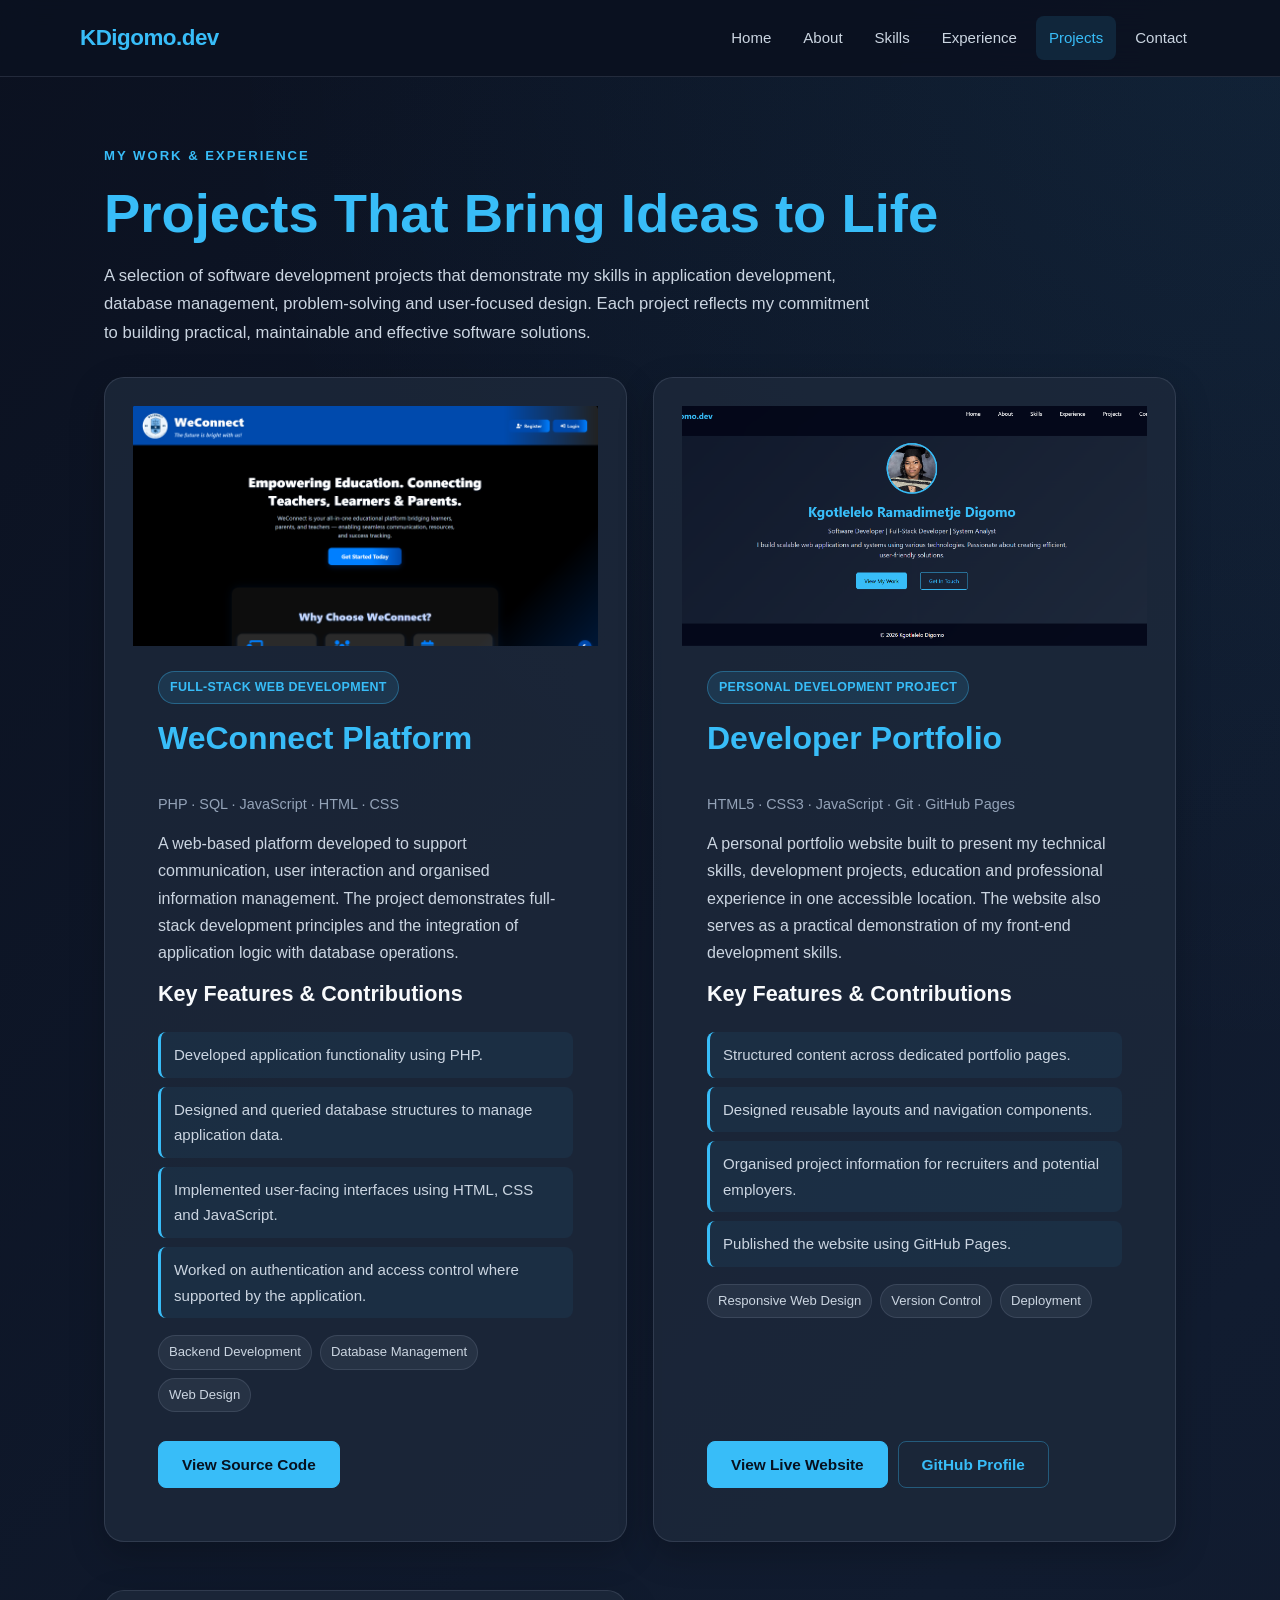
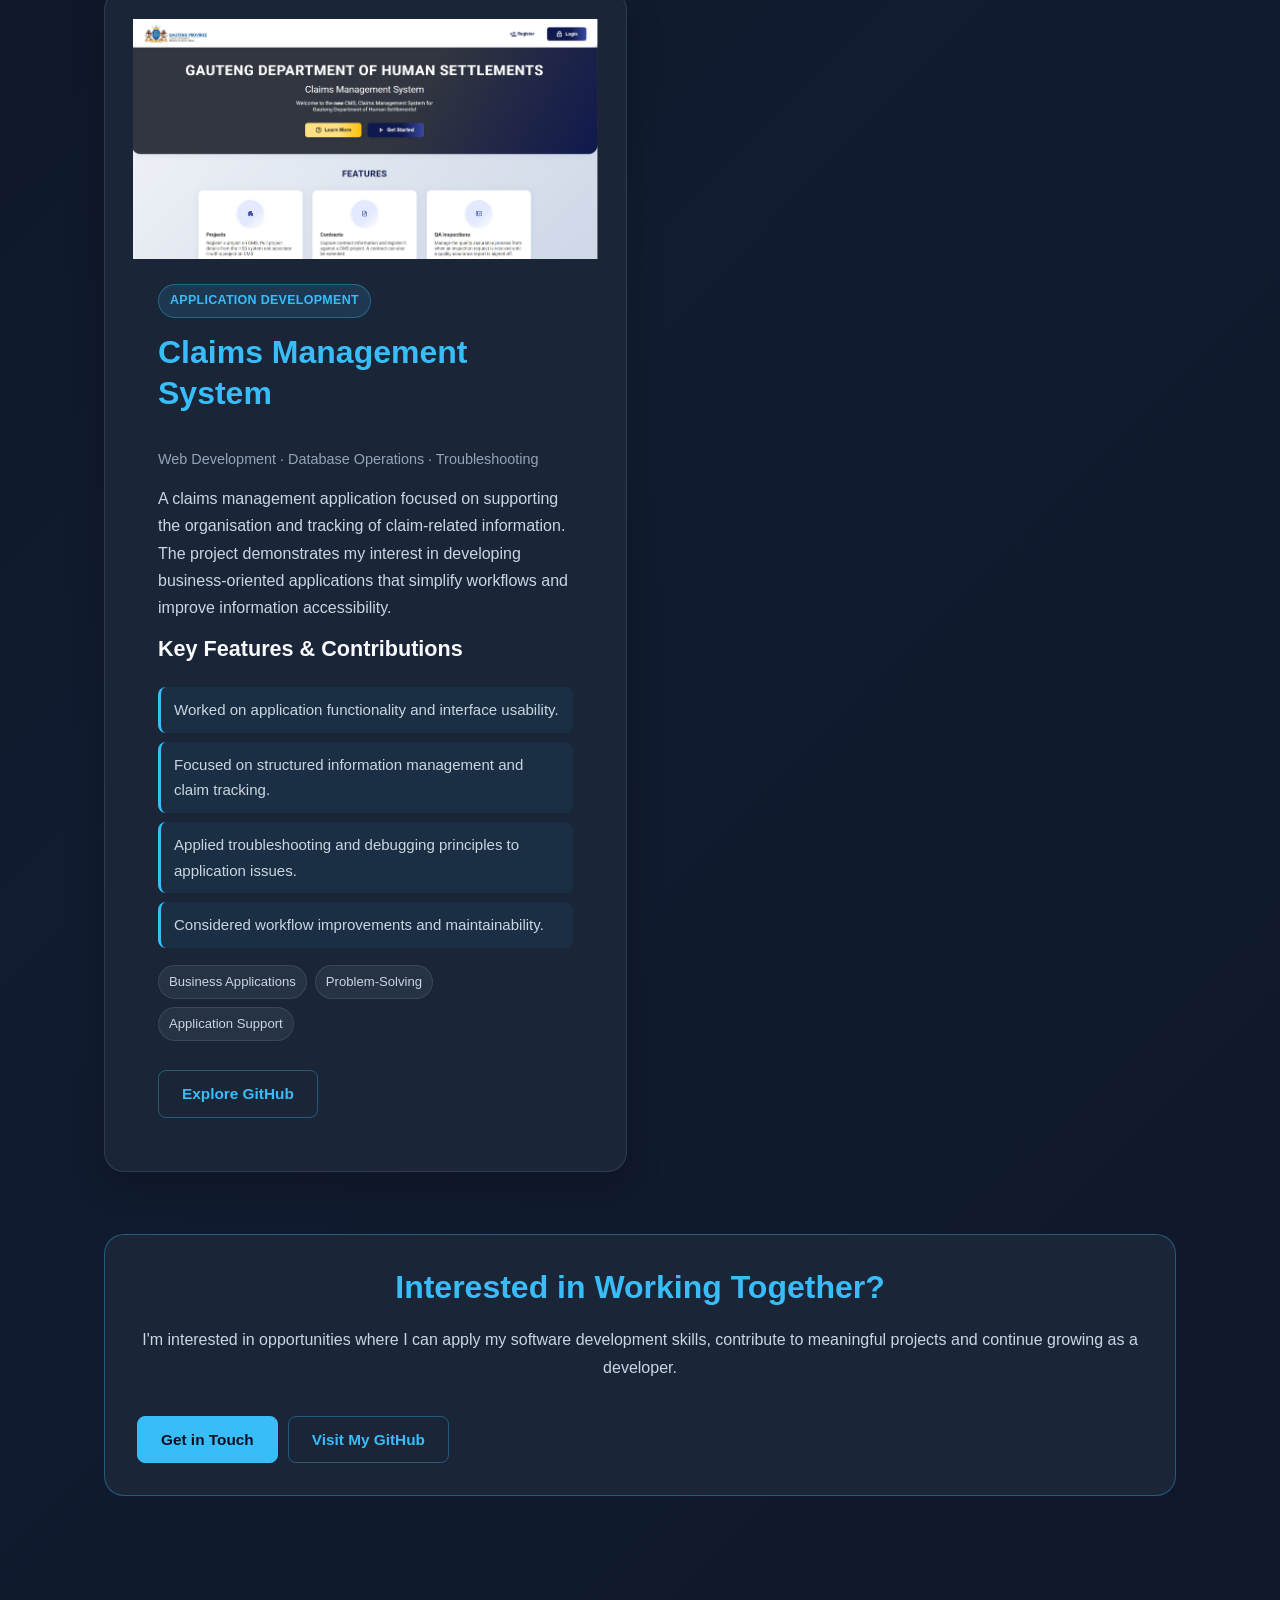
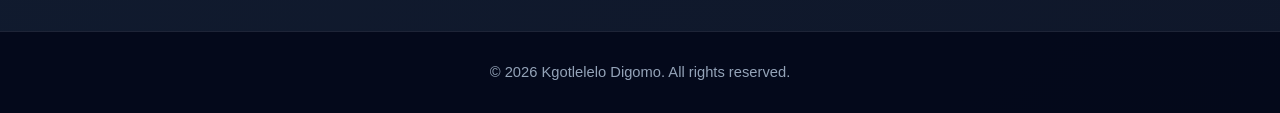
<file: projects.html>
<!DOCTYPE html>
<html lang="en">
<head>
    <meta charset="UTF-8">
    <meta name="viewport" content="width=device-width, initial-scale=1.0">

    <meta name="description"
          content="Explore software development projects by Kgotlelelo Digomo, featuring full-stack web development, database management, application development and modern web technologies.">

    <meta name="author" content="Kgotlelelo Digomo">
    <meta name="theme-color" content="#0f172a">

    <title>Projects | Kgotlelelo Digomo - Software Developer</title>

    <link rel="stylesheet" href="styles.css">
</head>
<body>

<header>
    <nav class="navbar">
        <a href="index.html" class="logo">KDigomo.dev</a>

        <ul class="nav-links">
            <li><a href="index.html">Home</a></li>
            <li><a href="about.html">About</a></li>
            <li><a href="skills.html">Skills</a></li>
            <li><a href="experience.html">Experience</a></li>
            <li><a href="projects.html" class="active">Projects</a></li>
            <li><a href="contact.html">Contact</a></li>
        </ul>
    </nav>
</header>

<main>
    <section class="projects-section">

        <div class="section-heading">
            <p class="eyebrow">MY WORK &amp; EXPERIENCE</p>

            <h1>Projects That Bring Ideas to Life</h1>

            <p class="section-intro">
                A selection of software development projects that
                demonstrate my skills in application development,
                database management, problem-solving and user-focused
                design. Each project reflects my commitment to building
                practical, maintainable and effective software solutions.
            </p>
        </div>

        <div class="projects-grid">

            <!-- PROJECT 1: WECONNECT -->
            <article class="project-card card">

                <div class="project-image">
                    <img
                        src="images/WeConnect.png"
                        alt="WeConnect platform interface preview"
                        loading="lazy"
                    >
                </div>

                <div class="project-content">

                    <span class="project-category">
                        FULL-STACK WEB DEVELOPMENT
                    </span>

                    <h2>WeConnect Platform</h2>

                    <p class="project-meta">
                        PHP · SQL · JavaScript · HTML · CSS
                    </p>

                    <p>
                        A web-based platform developed to support
                        communication, user interaction and organised
                        information management. The project demonstrates
                        full-stack development principles and the
                        integration of application logic with database
                        operations.
                    </p>

                    <h3>Key Features &amp; Contributions</h3>

                    <ul class="project-features">
                        <li>Developed application functionality using PHP.</li>
                        <li>Designed and queried database structures to manage application data.</li>
                        <li>Implemented user-facing interfaces using HTML, CSS and JavaScript.</li>
                        <li>Worked on authentication and access control where supported by the application.</li>
                    </ul>

                    <div class="project-tags">
                        <span>Backend Development</span>
                        <span>Database Management</span>
                        <span>Web Design</span>
                    </div>

                    <div class="project-actions">
                        <a
                            href="https://github.com/KgLelo/We_Connect"
                            target="_blank"
                            rel="noopener noreferrer"
                            class="btn btn-primary"
                        >
                            View Source Code
                        </a>
                    </div>

                </div>
            </article>


            <!-- PROJECT 2: PORTFOLIO WEBSITE -->
            <article class="project-card card">

                <div class="project-image">
                    <img
                        src="images/Portfolio.png"
                        alt="Kgotlelelo Digomo portfolio website preview"
                        loading="lazy"
                    >
                </div>

                <div class="project-content">

                    <span class="project-category">
                        PERSONAL DEVELOPMENT PROJECT
                    </span>

                    <h2>Developer Portfolio</h2>

                    <p class="project-meta">
                        HTML5 · CSS3 · JavaScript · Git · GitHub Pages
                    </p>

                    <p>
                        A personal portfolio website built to present
                        my technical skills, development projects,
                        education and professional experience in one
                        accessible location. The website also serves
                        as a practical demonstration of my front-end
                        development skills.
                    </p>

                    <h3>Key Features &amp; Contributions</h3>

                    <ul class="project-features">
                        <li>Structured content across dedicated portfolio pages.</li>
                        <li>Designed reusable layouts and navigation components.</li>
                        <li>Organised project information for recruiters and potential employers.</li>
                        <li>Published the website using GitHub Pages.</li>
                    </ul>

                    <div class="project-tags">
                        <span>Responsive Web Design</span>
                        <span>Version Control</span>
                        <span>Deployment</span>
                    </div>

                    <div class="project-actions">
                        <a
                            href="https://kglelo.github.io/portfolio1/"
                            target="_blank"
                            rel="noopener noreferrer"
                            class="btn btn-primary"
                        >
                            View Live Website
                        </a>

                        <a
                            href="https://github.com/KgLelo"
                            target="_blank"
                            rel="noopener noreferrer"
                            class="btn btn-secondary"
                        >
                            GitHub Profile
                        </a>
                    </div>

                </div>
            </article>


            <!-- PROJECT 3: CLAIMS MANAGEMENT -->
            <article class="project-card card">

                <div class="project-image">
                    <img
                        src="images/ClaimsManagement.png"
                        alt="Claims management system interface preview"
                        loading="lazy"
                    >
                </div>

                <div class="project-content">

                    <span class="project-category">
                        APPLICATION DEVELOPMENT
                    </span>

                    <h2>Claims Management System</h2>

                    <p class="project-meta">
                        Web Development · Database Operations · Troubleshooting
                    </p>

                    <p>
                        A claims management application focused on
                        supporting the organisation and tracking of
                        claim-related information. The project
                        demonstrates my interest in developing
                        business-oriented applications that simplify
                        workflows and improve information accessibility.
                    </p>

                    <h3>Key Features &amp; Contributions</h3>

                    <ul class="project-features">
                        <li>Worked on application functionality and interface usability.</li>
                        <li>Focused on structured information management and claim tracking.</li>
                        <li>Applied troubleshooting and debugging principles to application issues.</li>
                        <li>Considered workflow improvements and maintainability.</li>
                    </ul>

                    <div class="project-tags">
                        <span>Business Applications</span>
                        <span>Problem-Solving</span>
                        <span>Application Support</span>
                    </div>

                    <!-- Add your actual repository or demo link here. -->
                    <div class="project-actions">
                        <a
                            href="https://github.com/KgLelo"
                            target="_blank"
                            rel="noopener noreferrer"
                            class="btn btn-secondary"
                        >
                            Explore GitHub
                        </a>
                    </div>

                </div>
            </article>

        </div>

        <div class="projects-cta">
            <h2>Interested in Working Together?</h2>

            <p>
                I'm interested in opportunities where I can apply my
                software development skills, contribute to meaningful
                projects and continue growing as a developer.
            </p>

            <div class="project-actions">
                <a href="contact.html" class="btn btn-primary">
                    Get in Touch
                </a>

                <a
                    href="https://github.com/KgLelo"
                    target="_blank"
                    rel="noopener noreferrer"
                    class="btn btn-secondary"
                >
                    Visit My GitHub
                </a>
            </div>
        </div>

    </section>
</main>

<footer>
    <p>&copy; 2026 Kgotlelelo Digomo. All rights reserved.</p>
</footer>

</body>
</html>
</file>
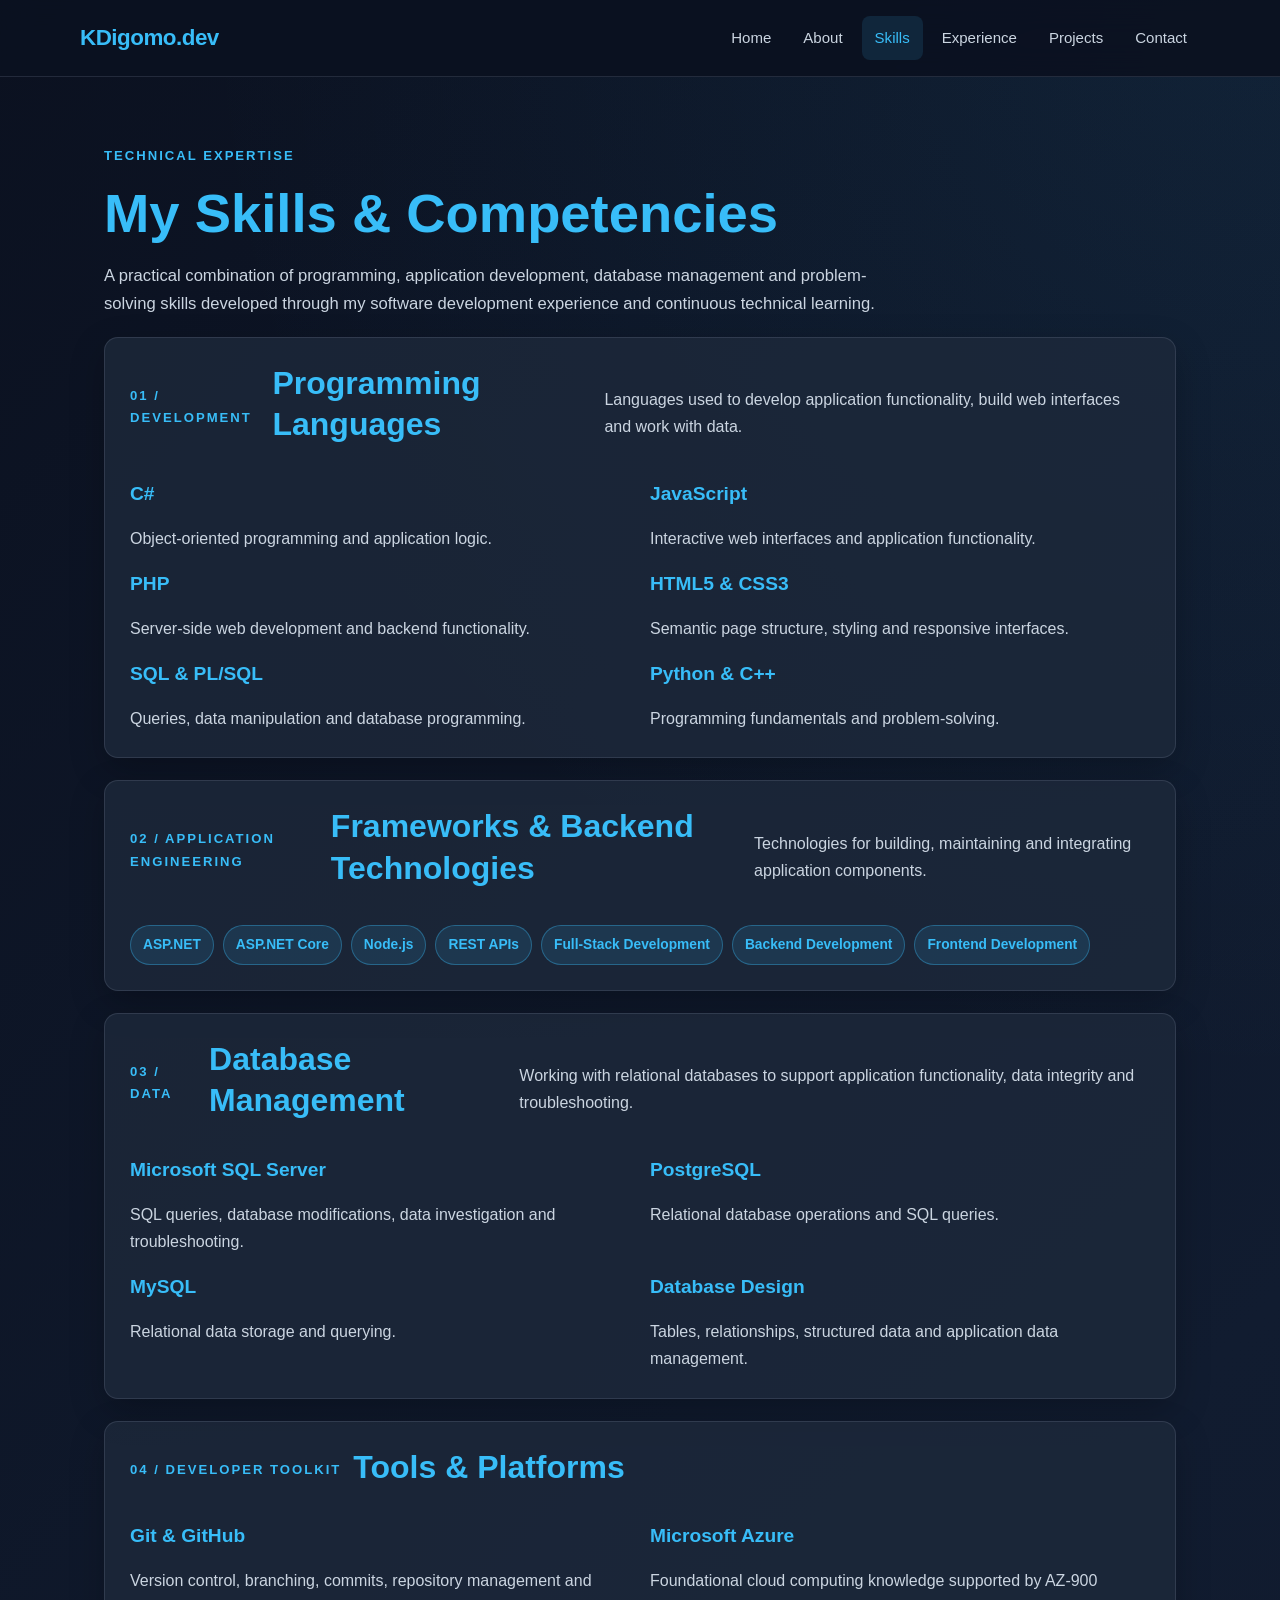
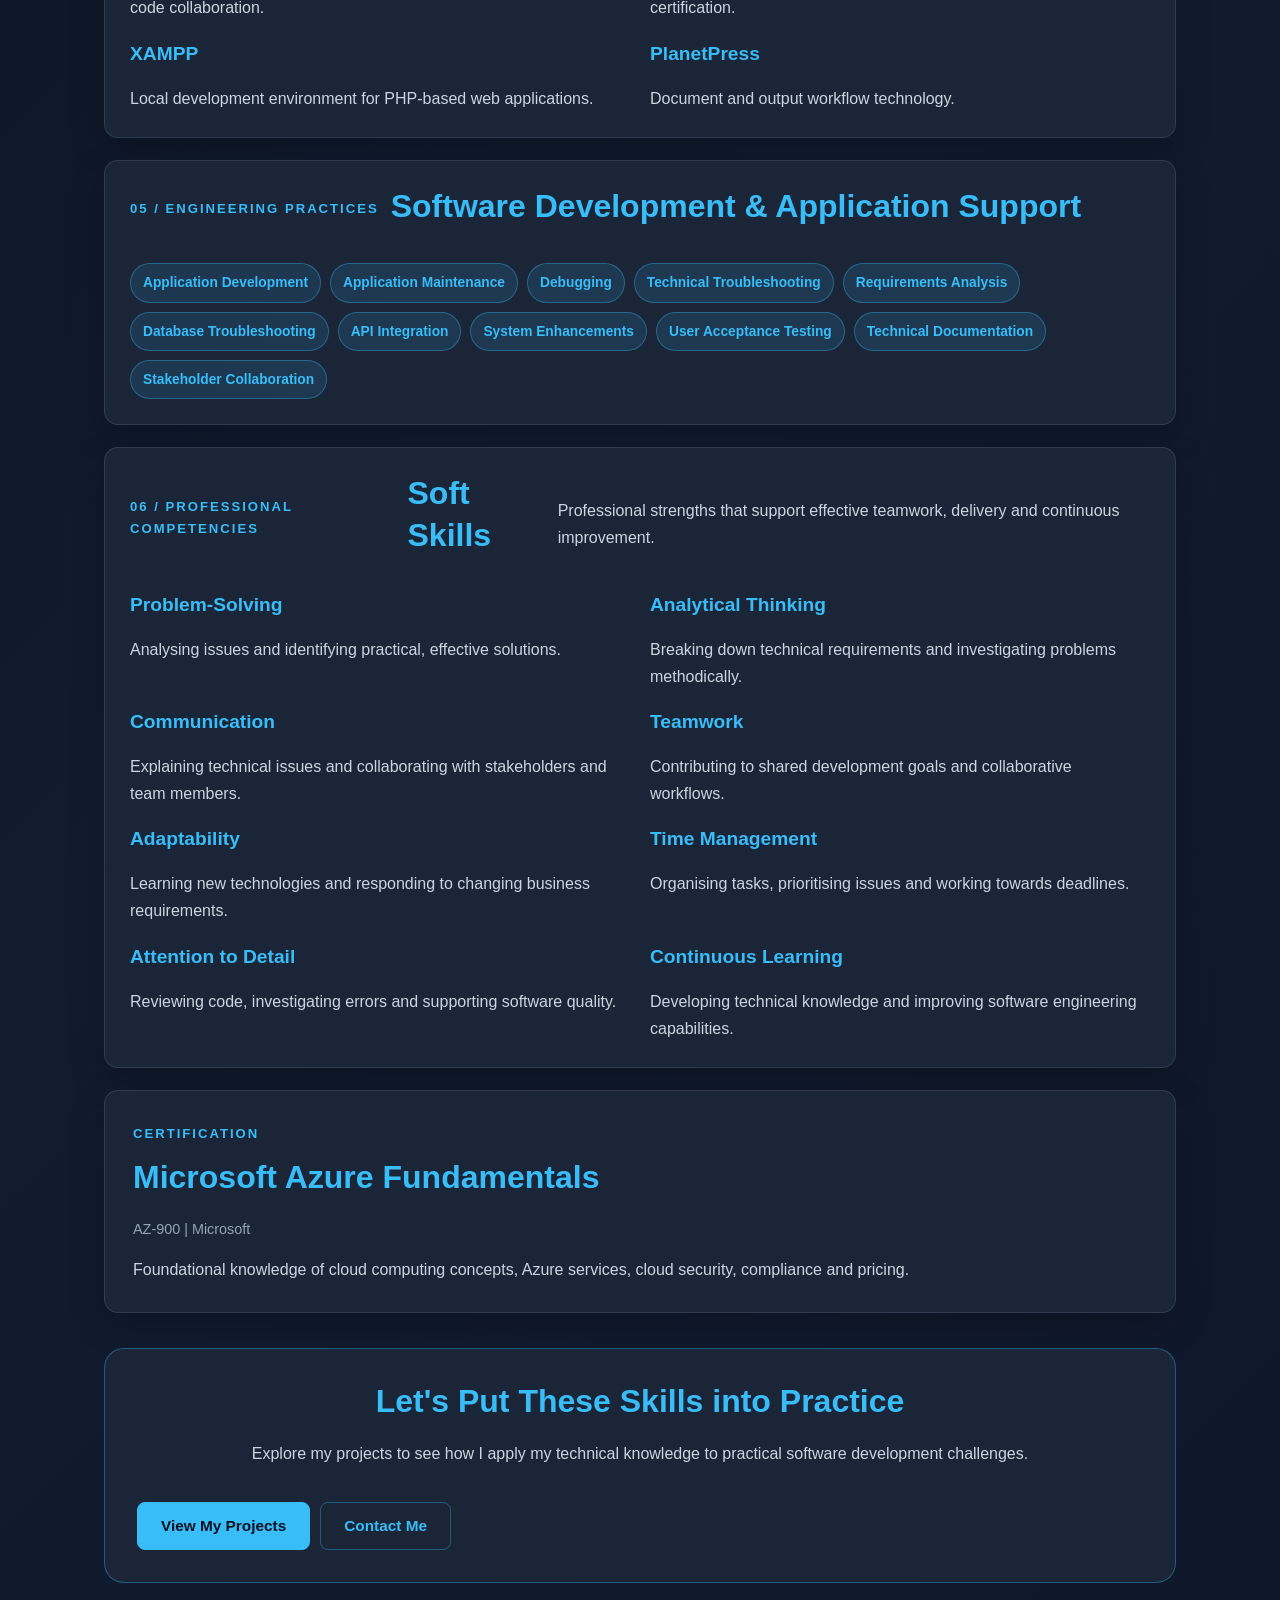
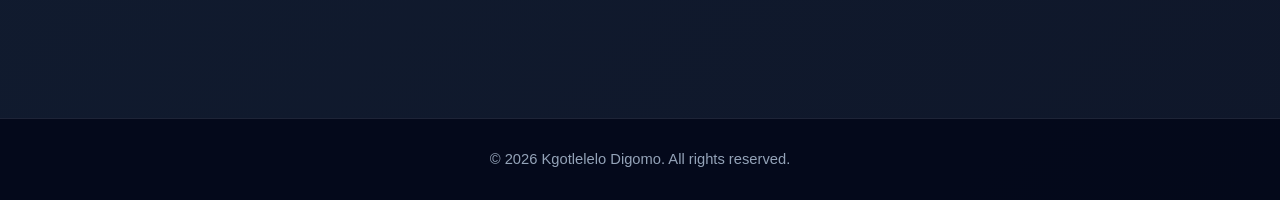
<file: skills.html>
<!DOCTYPE html>
<html lang="en">
<head>
    <meta charset="UTF-8">
    <meta name="viewport" content="width=device-width, initial-scale=1.0">

    <meta name="description"
          content="Explore Kgotlelelo Digomo's technical skills in software development, C#, ASP.NET, PHP, JavaScript, Node.js, SQL Server, PostgreSQL, REST APIs and Git.">

    <meta name="author" content="Kgotlelelo Digomo">
    <meta name="theme-color" content="#0f172a">

    <title>Technical Skills | Kgotlelelo Digomo - Software Developer</title>

    <link rel="stylesheet" href="styles.css">
</head>
<body>

<header>
    <nav class="navbar">
        <a href="index.html" class="logo">KDigomo.dev</a>

        <ul class="nav-links">
            <li><a href="index.html">Home</a></li>
            <li><a href="about.html">About</a></li>
            <li><a href="skills.html" class="active">Skills</a></li>
            <li><a href="experience.html">Experience</a></li>
            <li><a href="projects.html">Projects</a></li>
            <li><a href="contact.html">Contact</a></li>
        </ul>
    </nav>
</header>

<main>
    <section class="skills-section">

        <div class="section-heading">
            <p class="eyebrow">TECHNICAL EXPERTISE</p>

            <h1>My Skills &amp; Competencies</h1>

            <p class="section-intro">
                A practical combination of programming, application
                development, database management and problem-solving
                skills developed through my software development
                experience and continuous technical learning.
            </p>
        </div>


        <!-- PROGRAMMING LANGUAGES -->
        <div class="card skills-category">

            <div class="skills-category-heading">
                <p class="eyebrow">01 / DEVELOPMENT</p>
                <h2>Programming Languages</h2>

                <p>
                    Languages used to develop application functionality,
                    build web interfaces and work with data.
                </p>
            </div>

            <div class="skills-grid">

                <div class="skill-item">
                    <h3>C#</h3>
                    <p>
                        Object-oriented programming and application logic.
                    </p>
                </div>

                <div class="skill-item">
                    <h3>JavaScript</h3>
                    <p>
                        Interactive web interfaces and application functionality.
                    </p>
                </div>

                <div class="skill-item">
                    <h3>PHP</h3>
                    <p>
                        Server-side web development and backend functionality.
                    </p>
                </div>

                <div class="skill-item">
                    <h3>HTML5 &amp; CSS3</h3>
                    <p>
                        Semantic page structure, styling and responsive interfaces.
                    </p>
                </div>

                <div class="skill-item">
                    <h3>SQL &amp; PL/SQL</h3>
                    <p>
                        Queries, data manipulation and database programming.
                    </p>
                </div>

                <div class="skill-item">
                    <h3>Python &amp; C++</h3>
                    <p>
                        Programming fundamentals and problem-solving.
                    </p>
                </div>

            </div>
        </div>


        <!-- FRAMEWORKS AND BACKEND -->
        <div class="card skills-category">

            <div class="skills-category-heading">
                <p class="eyebrow">02 / APPLICATION ENGINEERING</p>
                <h2>Frameworks &amp; Backend Technologies</h2>

                <p>
                    Technologies for building, maintaining and integrating
                    application components.
                </p>
            </div>

            <div class="tech-stack">
                <span class="tech-tag">ASP.NET</span>
                <span class="tech-tag">ASP.NET Core</span>
                <span class="tech-tag">Node.js</span>
                <span class="tech-tag">REST APIs</span>
                <span class="tech-tag">Full-Stack Development</span>
                <span class="tech-tag">Backend Development</span>
                <span class="tech-tag">Frontend Development</span>
            </div>
        </div>


        <!-- DATABASE MANAGEMENT -->
        <div class="card skills-category">

            <div class="skills-category-heading">
                <p class="eyebrow">03 / DATA</p>
                <h2>Database Management</h2>

                <p>
                    Working with relational databases to support
                    application functionality, data integrity and
                    troubleshooting.
                </p>
            </div>

            <div class="skills-grid">

                <div class="skill-item">
                    <h3>Microsoft SQL Server</h3>
                    <p>
                        SQL queries, database modifications, data
                        investigation and troubleshooting.
                    </p>
                </div>

                <div class="skill-item">
                    <h3>PostgreSQL</h3>
                    <p>
                        Relational database operations and SQL queries.
                    </p>
                </div>

                <div class="skill-item">
                    <h3>MySQL</h3>
                    <p>
                        Relational data storage and querying.
                    </p>
                </div>

                <div class="skill-item">
                    <h3>Database Design</h3>
                    <p>
                        Tables, relationships, structured data and
                        application data management.
                    </p>
                </div>

            </div>
        </div>


        <!-- DEVELOPMENT TOOLS -->
        <div class="card skills-category">

            <div class="skills-category-heading">
                <p class="eyebrow">04 / DEVELOPER TOOLKIT</p>
                <h2>Tools &amp; Platforms</h2>
            </div>

            <div class="skills-grid">

                <div class="skill-item">
                    <h3>Git &amp; GitHub</h3>
                    <p>
                        Version control, branching, commits,
                        repository management and code collaboration.
                    </p>
                </div>

                <div class="skill-item">
                    <h3>Microsoft Azure</h3>
                    <p>
                        Foundational cloud computing knowledge supported
                        by AZ-900 certification.
                    </p>
                </div>

                <div class="skill-item">
                    <h3>XAMPP</h3>
                    <p>
                        Local development environment for PHP-based
                        web applications.
                    </p>
                </div>

                <div class="skill-item">
                    <h3>PlanetPress</h3>
                    <p>
                        Document and output workflow technology.
                    </p>
                </div>

            </div>
        </div>


        <!-- SOFTWARE DEVELOPMENT PRACTICES -->
        <div class="card skills-category">

            <div class="skills-category-heading">
                <p class="eyebrow">05 / ENGINEERING PRACTICES</p>
                <h2>Software Development &amp; Application Support</h2>
            </div>

            <div class="tech-stack">
                <span class="tech-tag">Application Development</span>
                <span class="tech-tag">Application Maintenance</span>
                <span class="tech-tag">Debugging</span>
                <span class="tech-tag">Technical Troubleshooting</span>
                <span class="tech-tag">Requirements Analysis</span>
                <span class="tech-tag">Database Troubleshooting</span>
                <span class="tech-tag">API Integration</span>
                <span class="tech-tag">System Enhancements</span>
                <span class="tech-tag">User Acceptance Testing</span>
                <span class="tech-tag">Technical Documentation</span>
                <span class="tech-tag">Stakeholder Collaboration</span>
            </div>
        </div>


        <!-- SOFT SKILLS -->
        <div class="card skills-category">

            <div class="skills-category-heading">
                <p class="eyebrow">06 / PROFESSIONAL COMPETENCIES</p>
                <h2>Soft Skills</h2>

                <p>
                    Professional strengths that support effective
                    teamwork, delivery and continuous improvement.
                </p>
            </div>

            <div class="skills-grid">

                <div class="skill-item">
                    <h3>Problem-Solving</h3>
                    <p>
                        Analysing issues and identifying practical,
                        effective solutions.
                    </p>
                </div>

                <div class="skill-item">
                    <h3>Analytical Thinking</h3>
                    <p>
                        Breaking down technical requirements and
                        investigating problems methodically.
                    </p>
                </div>

                <div class="skill-item">
                    <h3>Communication</h3>
                    <p>
                        Explaining technical issues and collaborating
                        with stakeholders and team members.
                    </p>
                </div>

                <div class="skill-item">
                    <h3>Teamwork</h3>
                    <p>
                        Contributing to shared development goals and
                        collaborative workflows.
                    </p>
                </div>

                <div class="skill-item">
                    <h3>Adaptability</h3>
                    <p>
                        Learning new technologies and responding to
                        changing business requirements.
                    </p>
                </div>

                <div class="skill-item">
                    <h3>Time Management</h3>
                    <p>
                        Organising tasks, prioritising issues and
                        working towards deadlines.
                    </p>
                </div>

                <div class="skill-item">
                    <h3>Attention to Detail</h3>
                    <p>
                        Reviewing code, investigating errors and
                        supporting software quality.
                    </p>
                </div>

                <div class="skill-item">
                    <h3>Continuous Learning</h3>
                    <p>
                        Developing technical knowledge and improving
                        software engineering capabilities.
                    </p>
                </div>

            </div>
        </div>


        <!-- CERTIFICATION -->
        <div class="credential-card card">

            <p class="eyebrow">CERTIFICATION</p>

            <h2>Microsoft Azure Fundamentals</h2>

            <p class="project-meta">
                AZ-900 | Microsoft
            </p>

            <p>
                Foundational knowledge of cloud computing concepts,
                Azure services, cloud security, compliance and
                pricing.
            </p>

        </div>


        <!-- CALL TO ACTION -->
        <div class="projects-cta">

            <h2>Let's Put These Skills into Practice</h2>

            <p>
                Explore my projects to see how I apply my technical
                knowledge to practical software development challenges.
            </p>

            <div class="project-actions">
                <a href="projects.html" class="btn btn-primary">
                    View My Projects
                </a>

                <a href="contact.html" class="btn btn-secondary">
                    Contact Me
                </a>
            </div>

        </div>

    </section>
</main>

<footer>
    <p>&copy; 2026 Kgotlelelo Digomo. All rights reserved.</p>
</footer>

</body>
</html>
</file>
<file: styles.css>
:root {
  --bg-primary: #0b1120;
  --bg-secondary: #111c30;
  --bg-card: rgba(30, 41, 59, 0.78);
  --bg-card-hover: rgba(35, 49, 72, 0.95);

  --accent: #38bdf8;
  --accent-hover: #0ea5e9;
  --accent-soft: rgba(56, 189, 248, 0.12);

  --text-primary: #f8fafc;
  --text-secondary: #cbd5e1;
  --text-muted: #94a3b8;

  --border: rgba(148, 163, 184, 0.18);
  --border-accent: rgba(56, 189, 248, 0.35);

  --shadow: 0 12px 35px rgba(0, 0, 0, 0.22);
  --shadow-hover: 0 18px 45px rgba(0, 0, 0, 0.35);

  --radius-sm: 8px;
  --radius-md: 14px;
  --radius-lg: 20px;

  --container-width: 1120px;
  --navbar-height: 76px;
}

* {
  margin: 0;
  padding: 0;
  box-sizing: border-box;
}

html {
  scroll-behavior: smooth;
  scroll-padding-top: calc(var(--navbar-height) + 20px);
}

body {
  min-height: 100vh;
  font-family: "Segoe UI", Arial, sans-serif;
  background:
    radial-gradient(
      circle at top right,
      rgba(56, 189, 248, 0.07),
      transparent 30%
    ),
    linear-gradient(135deg, #0b1120 0%, #111c30 55%, #0f172a 100%);
  color: var(--text-primary);
  line-height: 1.7;
  overflow-x: hidden;
}

img {
  display: block;
  max-width: 100%;
}

a {
  color: var(--accent);
  text-decoration: none;
  transition: color 0.25s ease;
}

a:hover {
  color: var(--accent-hover);
}

button,
input,
textarea,
select {
  font: inherit;
}

button,
a {
  -webkit-tap-highlight-color: transparent;
}

button:focus-visible,
a:focus-visible,
input:focus-visible,
textarea:focus-visible,
select:focus-visible {
  outline: 3px solid var(--accent);
  outline-offset: 4px;
}

::selection {
  background: var(--accent);
  color: #07111f;
}

/* =========================
   2. GLOBAL TYPOGRAPHY
   ========================= */

h1,
h2,
h3,
h4,
h5,
h6 {
  line-height: 1.3;
  font-weight: 700;
  overflow-wrap: anywhere;
}

h1,
h2 {
  color: var(--accent);
}

h1 {
  font-size: clamp(2rem, 5vw, 3.4rem);
  margin-bottom: 20px;
}

h2 {
  font-size: clamp(1.5rem, 3vw, 2rem);
  margin-bottom: 18px;
}

h3 {
  font-size: 1.2rem;
  color: var(--text-primary);
  margin-bottom: 10px;
}

h4 {
  font-size: 1.05rem;
  color: var(--accent);
  margin-bottom: 12px;
}

p {
  color: var(--text-secondary);
  margin-bottom: 15px;
}

ul,
ol {
  padding-left: 22px;
}

li {
  margin-bottom: 7px;
}

strong {
  color: var(--text-primary);
}

section {
  width: 100%;
  max-width: var(--container-width);
  margin: 0 auto;
  padding: 85px 24px;
}

section p:last-child {
  margin-bottom: 0;
}

/* =========================
   3. NAVIGATION
   ========================= */

.navbar {
  position: fixed;
  top: 0;
  left: 0;
  z-index: 1000;

  display: flex;
  align-items: center;
  justify-content: space-between;
  gap: 24px;

  width: 100%;
  min-height: var(--navbar-height);
  padding: 16px max(24px, calc((100% - var(--container-width)) / 2));

  background: rgba(11, 17, 32, 0.94);
  border-bottom: 1px solid var(--border);
  backdrop-filter: blur(16px);
  -webkit-backdrop-filter: blur(16px);
}

.logo {
  flex-shrink: 0;
  color: var(--accent);
  font-size: 1.4rem;
  font-weight: 800;
  letter-spacing: -0.5px;
}

.logo:hover {
  color: var(--text-primary);
  text-decoration: none;
}

.nav-links {
  display: flex;
  align-items: center;
  justify-content: flex-end;
  flex-wrap: wrap;
  gap: 6px;
  list-style: none;
  padding: 0;
  margin: 0;
}

.nav-links li {
  margin: 0;
}

.nav-links a {
  display: inline-flex;
  align-items: center;
  padding: 9px 13px;
  border-radius: var(--radius-sm);
  color: var(--text-secondary);
  font-size: 0.94rem;
  font-weight: 500;
  transition:
    color 0.25s ease,
    background 0.25s ease;
}

.nav-links a:hover,
.nav-links a.active {
  color: var(--accent);
  background: var(--accent-soft);
  text-decoration: none;
}

/* =========================
   4. BUTTONS
   ========================= */

.btn {
  display: inline-flex;
  align-items: center;
  justify-content: center;
  gap: 8px;

  min-height: 46px;
  padding: 12px 23px;

  background: var(--accent);
  color: #07111f;
  border: 1px solid var(--accent);
  border-radius: var(--radius-sm);

  font-size: 0.96rem;
  font-weight: 700;
  line-height: 1.4;
  text-align: center;
  cursor: pointer;

  transition:
    transform 0.25s ease,
    background 0.25s ease,
    border-color 0.25s ease,
    box-shadow 0.25s ease;
}

.btn:hover {
  background: var(--accent-hover);
  border-color: var(--accent-hover);
  color: #07111f;
  transform: translateY(-2px);
  box-shadow: 0 8px 22px rgba(56, 189, 248, 0.15);
  text-decoration: none;
}

.btn-primary {
  background: var(--accent);
  border-color: var(--accent);
  color: #07111f;
}

.btn-primary:hover {
  background: var(--accent-hover);
  color: #07111f;
}

.btn-secondary,
.btn.secondary {
  background: transparent;
  color: var(--accent);
  border-color: var(--border-accent);
}

.btn-secondary:hover,
.btn.secondary:hover {
  background: var(--accent-soft);
  border-color: var(--accent);
  color: var(--accent);
}

.btn:disabled {
  opacity: 0.55;
  cursor: not-allowed;
  transform: none;
}

/* =========================
   5. SHARED SECTION HEADINGS
   ========================= */

.section-heading {
  margin-bottom: 18px;
}

.section-heading h1,
.section-heading h2 {
  margin-bottom: 12px;
}

.eyebrow {
  display: inline-block;
  margin-bottom: 12px;
  color: var(--accent);
  font-size: 0.82rem;
  font-weight: 800;
  letter-spacing: 2px;
  text-transform: uppercase;
}

.section-intro {
  max-width: 780px;
  margin-bottom: 32px;
  color: var(--text-secondary);
  font-size: 1.04rem;
}

.section-action {
  margin-top: 25px;
}

/* =========================
   6. HOME PAGE / HERO
   ========================= */

.hero {
  display: flex;
  align-items: center;
  justify-content: center;
  min-height: 100vh;
  max-width: 100%;
  padding: calc(var(--navbar-height) + 65px) 24px 80px;
}

.hero-content {
  display: grid;
  grid-template-columns: minmax(0, 1.35fr) minmax(240px, 0.65fr);
  align-items: center;
  gap: 60px;

  width: 100%;
  max-width: var(--container-width);
  margin: 0 auto;
}

.hero-text {
  min-width: 0;
}

.hero h1 {
  margin-bottom: 20px;
  font-size: clamp(2.5rem, 5vw, 4.2rem);
  line-height: 1.13;
  letter-spacing: -1.5px;
}

.hero-subtitle {
  margin-bottom: 18px;
  color: var(--text-primary);
  font-size: clamp(1.1rem, 2.5vw, 1.45rem);
  font-weight: 600;
}

.hero-description {
  max-width: 650px;
  margin-bottom: 24px;
  color: var(--text-secondary);
  font-size: 1.05rem;
}

.hero-highlights {
  display: flex;
  flex-wrap: wrap;
  gap: 10px;
  margin: 25px 0;
}

.hero-highlights span,
.hero-highlights li {
  padding: 7px 12px;
  background: var(--accent-soft);
  border: 1px solid var(--border-accent);
  border-radius: 50px;
  color: var(--text-secondary);
  font-size: 0.88rem;
  list-style: none;
  margin: 0;
}

.hero-buttons {
  display: flex;
  align-items: center;
  flex-wrap: wrap;
  gap: 14px;
  margin-top: 28px;
}

.hero-buttons .btn {
  margin: 0;
}

.hero-experience-link {
  display: inline-block;
  margin-top: 22px;
  font-weight: 600;
}

.hero-image-container {
  display: flex;
  flex-direction: column;
  align-items: center;
  gap: 20px;
}

.profile-img {
  width: 250px;
  height: 250px;
  max-width: 100%;
  object-fit: cover;
  object-position: center;
  border: 4px solid var(--accent);
  border-radius: 50%;
  box-shadow: 0 0 0 12px rgba(56, 189, 248, 0.07),
              0 18px 55px rgba(0, 0, 0, 0.35);
}

.hero-image-caption {
  max-width: 280px;
  color: var(--text-muted);
  font-size: 0.92rem;
  text-align: center;
}

.status-indicator {
  display: inline-flex;
  align-items: center;
  gap: 9px;
  color: var(--text-secondary);
  font-size: 0.9rem;
}

.status-indicator::before {
  content: "";
  width: 9px;
  height: 9px;
  flex-shrink: 0;
  background: #22c55e;
  border-radius: 50%;
}

/* =========================
   7. HOME PAGE SUPPORTING SECTIONS
   ========================= */

.tech-overview,
.home-strengths,
.featured-work,
.home-credentials {
  padding-top: 45px;
  padding-bottom: 45px;
}

.focus-grid {
  display: grid;
  grid-template-columns: repeat(3, minmax(0, 1fr));
  gap: 20px;
  margin-top: 25px;
}

.focus-item {
  padding: 24px;
  background: var(--bg-card);
  border: 1px solid var(--border);
  border-radius: var(--radius-md);
  transition:
    transform 0.25s ease,
    border-color 0.25s ease,
    background 0.25s ease;
}

.focus-item:hover {
  transform: translateY(-4px);
  border-color: var(--border-accent);
  background: var(--bg-card-hover);
}

.focus-item h3 {
  color: var(--accent);
}

.focus-item p {
  margin-bottom: 0;
}

.credential-card {
  padding: 24px;
  background: var(--bg-card);
  border: 1px solid var(--border);
  border-radius: var(--radius-md);
}

.credential-card h3 {
  color: var(--accent);
}

.credential-institution {
  color: var(--text-muted);
  font-size: 0.94rem;
}

/* =========================
   8. GENERAL CARDS
   ========================= */

.card {
  min-width: 0;
  padding: 28px;
  margin-bottom: 22px;

  background: var(--bg-card);
  border: 1px solid var(--border);
  border-radius: var(--radius-md);
  box-shadow: var(--shadow);

  transition:
    transform 0.25s ease,
    box-shadow 0.25s ease,
    border-color 0.25s ease;
}

.card:hover {
  transform: translateY(-4px);
  border-color: var(--border-accent);
  box-shadow: var(--shadow-hover);
}

.card p:last-child {
  margin-bottom: 0;
}

.card-label {
  display: inline-block;
  margin-bottom: 12px;
  color: var(--accent);
  font-size: 0.8rem;
  font-weight: 800;
  letter-spacing: 1.2px;
  text-transform: uppercase;
}

/* =========================
   9. ABOUT PAGE
   ========================= */

.about-section {
  padding-top: calc(var(--navbar-height) + 65px);
}

.about-header {
  display: flex;
  align-items: center;
  gap: 35px;
  margin-bottom: 35px;
}

.about-header .profile-img {
  width: 190px;
  height: 190px;
  flex-shrink: 0;
}

.about-intro {
  flex: 1;
  min-width: 0;
}

.about-intro p {
  max-width: 760px;
}

.about-highlights {
  display: grid;
  grid-template-columns: repeat(3, minmax(0, 1fr));
  gap: 16px;
  margin: 28px 0;
}

.highlight-item {
  padding: 18px;
  background: var(--accent-soft);
  border: 1px solid var(--border-accent);
  border-radius: var(--radius-sm);
}

.highlight-item h3 {
  margin-bottom: 6px;
  color: var(--accent);
  font-size: 1rem;
}

.highlight-item p {
  margin-bottom: 0;
  font-size: 0.92rem;
}

.about-actions {
  display: flex;
  flex-wrap: wrap;
  gap: 12px;
  margin-top: 25px;
}

.about-actions .btn {
  margin: 0;
}

.education-achievements {
  display: grid;
  grid-template-columns: repeat(2, minmax(0, 1fr));
  align-items: stretch;
  gap: 22px;
  margin-top: 30px;
}

.education-achievements .card {
  height: 100%;
}

.timeline-item {
  padding: 0 0 22px 22px;
  border-left: 2px solid var(--border-accent);
  position: relative;
}

.timeline-item:last-child {
  padding-bottom: 0;
}

.timeline-item::before {
  content: "";
  position: absolute;
  top: 7px;
  left: -7px;
  width: 12px;
  height: 12px;
  background: var(--accent);
  border-radius: 50%;
}

.qualification {
  color: var(--text-primary);
  font-weight: 700;
}

.date {
  display: block;
  margin: 5px 0 10px;
  color: var(--text-muted);
  font-size: 0.9rem;
}

.achievement-icon {
  color: var(--accent);
  font-weight: 700;
}

.achievement-list {
  display: grid;
  gap: 12px;
  padding: 0;
  list-style: none;
}

.achievement-list li {
  padding: 12px 15px;
  background: var(--accent-soft);
  border-left: 3px solid var(--accent);
  border-radius: var(--radius-sm);
  color: var(--text-secondary);
  margin: 0;
}

.achievement-list li::before {
  content: "✓";
  color: var(--accent);
  font-weight: 800;
  margin-right: 10px;
}

.certification-note {
  margin-top: 20px;
  padding: 15px 18px;
  background: rgba(148, 163, 184, 0.07);
  border: 1px solid var(--border);
  border-radius: var(--radius-sm);
  color: var(--text-muted);
  font-size: 0.92rem;
}

/* =========================
   10. PROJECTS PAGE
   ========================= */

.projects-section {
  padding-top: calc(var(--navbar-height) + 65px);
}

.projects-grid {
  display: grid;
  grid-template-columns: repeat(2, minmax(0, 1fr));
  align-items: stretch;
  gap: 26px;
  margin-top: 30px;
}

.project-card {
  display: flex;
  flex-direction: column;
  min-width: 0;
  overflow: hidden;

  background: var(--bg-card);
  border: 1px solid var(--border);
  border-radius: var(--radius-lg);
  box-shadow: var(--shadow);

  transition:
    transform 0.25s ease,
    border-color 0.25s ease,
    box-shadow 0.25s ease;
}

.project-card:hover {
  transform: translateY(-6px);
  border-color: var(--border-accent);
  box-shadow: var(--shadow-hover);
}

.project-image {
  width: 100%;
  height: 240px;
  overflow: hidden;
  background: var(--bg-secondary);
}

.project-image img,
.project-card > img {
  width: 100%;
  height: 100%;
  min-height: 180px;
  object-fit: cover;
  object-position: top center;
  transition: transform 0.35s ease;
}

.project-card:hover .project-image img,
.project-card:hover > img {
  transform: scale(1.03);
}

.project-card > img {
  height: 240px;
  margin: 0;
  border-radius: 0;
}

.project-content {
  display: flex;
  flex: 1;
  flex-direction: column;
  align-items: flex-start;
  gap: 14px;
  padding: 25px;
  min-width: 0;
}

.project-content h3 {
  font-size: 1.35rem;
  color: var(--text-primary);
}

.project-content p {
  margin-bottom: 0;
}

.project-category {
  display: inline-block;
  padding: 5px 11px;
  background: var(--accent-soft);
  border: 1px solid var(--border-accent);
  border-radius: 50px;
  color: var(--accent);
  font-size: 0.78rem;
  font-weight: 700;
  letter-spacing: 0.3px;
}

.project-meta {
  color: var(--text-muted);
  font-size: 0.9rem;
}

.project-features {
  display: grid;
  gap: 9px;
  width: 100%;
  padding: 0;
  list-style: none;
}

.project-features li {
  padding: 10px 13px;
  background: rgba(56, 189, 248, 0.06);
  border-left: 3px solid var(--accent);
  border-radius: var(--radius-sm);
  color: var(--text-secondary);
  font-size: 0.94rem;
  margin: 0;
}

.project-tags {
  display: flex;
  flex-wrap: wrap;
  gap: 8px;
  margin-top: 3px;
}

.project-tags span {
  padding: 5px 10px;
  background: rgba(148, 163, 184, 0.1);
  border: 1px solid var(--border);
  border-radius: 50px;
  color: var(--text-secondary);
  font-size: 0.82rem;
}

.project-actions {
  display: flex;
  flex-wrap: wrap;
  gap: 10px;
  width: 100%;
  margin-top: auto;
  padding-top: 15px;
}

.project-actions .btn {
  margin: 0;
}

.projects-cta {
  margin-top: 40px;
  padding: 32px;
  text-align: center;
  background: var(--bg-card);
  border: 1px solid var(--border-accent);
  border-radius: var(--radius-lg);
}

.projects-cta p {
  margin-bottom: 20px;
}

/* =========================
   11. EXPERIENCE PAGE
   ========================= */

.experience-page {
  padding-top: calc(var(--navbar-height) + 65px);
}

.experience-container {
  width: 100%;
  max-width: 950px;
  margin: 0 auto;
}

.experience-card {
  padding: 32px;
  margin-bottom: 25px;

  background: var(--bg-card);
  border: 1px solid var(--border);
  border-radius: var(--radius-lg);
  box-shadow: var(--shadow);
}

.experience-header {
  display: flex;
  align-items: center;
  gap: 22px;
  padding-bottom: 24px;
  margin-bottom: 25px;
  border-bottom: 1px solid var(--border);
}

.experience-icon {
  display: flex;
  align-items: center;
  justify-content: center;
  flex-shrink: 0;

  width: 75px;
  height: 75px;
  padding: 12px;

  background: var(--accent-soft);
  border: 1px solid var(--border-accent);
  border-radius: var(--radius-md);

  color: var(--accent);
  font-size: 1.8rem;
  font-weight: 800;
}

.experience-details {
  min-width: 0;
}

.experience-details h2 {
  margin-bottom: 5px;
  font-size: 1.5rem;
}

.experience-details h3 {
  margin-bottom: 7px;
  color: var(--text-secondary);
  font-size: 1.08rem;
  font-weight: 500;
}

.experience-duration {
  display: block;
  color: var(--text-muted);
  font-size: 0.92rem;
}

.experience-content {
  display: flex;
  flex-direction: column;
  gap: 28px;
}

.experience-section h4 {
  display: flex;
  align-items: center;
  gap: 8px;
  margin-bottom: 14px;
  color: var(--accent);
  font-size: 1.1rem;
}

.experience-section p {
  margin-bottom: 12px;
}

.experience-section ul {
  display: grid;
  gap: 10px;
}

.experience-section li {
  color: var(--text-secondary);
}

.experience-section .achievement-list {
  padding: 0;
}

/* =========================
   12. SKILLS PAGE
   ========================= */

.skills-section {
  padding-top: calc(var(--navbar-height) + 65px);
}

.skill-panels {
  display: grid;
  grid-template-columns: repeat(2, minmax(0, 1fr));
  align-items: start;
  gap: 24px;
  min-width: 0;
}

.skills-grid {
  display: grid;
  grid-template-columns: repeat(2, minmax(0, 1fr));
  align-items: start;
  gap: 20px;
  min-width: 0;
}

.skills-category {
  min-width: 0;
  padding: 25px;

  background: var(--bg-card);
  border: 1px solid var(--border);
  border-radius: var(--radius-md);
  box-shadow: var(--shadow);

  transition:
    border-color 0.25s ease,
    transform 0.25s ease;
}

.skills-category:hover {
  border-color: var(--border-accent);
  transform: translateY(-3px);
}

.skills-category-heading {
  display: flex;
  align-items: center;
  gap: 12px;
  margin-bottom: 18px;
  color: var(--accent);
}

.skills-category-heading h3 {
  margin: 0;
  color: var(--accent);
  font-size: 1.08rem;
}

.skill-item,
.soft-skills-list {
  display: flex;
  flex-direction: column;
  gap: 10px;
  min-width: 0;
}

.skill-item h3 {
  margin-bottom: 8px;
  color: var(--accent);
}

.skill-item ul,
.soft-skills-list {
  padding: 0;
  list-style: none;
}

.skill-item li,
.soft-skills-list li {
  padding: 9px 12px;
  background: rgba(56, 189, 248, 0.07);
  border-left: 3px solid var(--accent);
  border-radius: var(--radius-sm);
  color: var(--text-secondary);
  overflow-wrap: anywhere;
  margin: 0;
}

.skill-item li + li {
  margin-top: 7px;
}

.tech-stack {
  display: flex;
  flex-wrap: wrap;
  align-items: center;
  gap: 9px;
}

.tech-tag {
  display: inline-flex;
  align-items: center;
  padding: 7px 12px;

  background: var(--accent-soft);
  border: 1px solid var(--border-accent);
  border-radius: 50px;

  color: var(--accent);
  font-size: 0.86rem;
  font-weight: 600;
  overflow-wrap: anywhere;
}

.skills-section .projects-cta {
  margin-top: 35px;
}

/* =========================
   13. CONTACT PAGE
   ========================= */

.contact-section {
  padding-top: calc(var(--navbar-height) + 65px);
}

.contact-grid {
  display: grid;
  grid-template-columns: repeat(2, minmax(0, 1fr));
  gap: 22px;
  margin-top: 30px;
}

.contact-card {
  min-width: 0;
  padding: 28px;

  background: var(--bg-card);
  border: 1px solid var(--border);
  border-radius: var(--radius-md);
  text-align: center;

  transition:
    transform 0.25s ease,
    border-color 0.25s ease,
    box-shadow 0.25s ease;
}

.contact-card:hover {
  transform: translateY(-5px);
  border-color: var(--border-accent);
  box-shadow: var(--shadow-hover);
}

.contact-icon {
  display: flex;
  align-items: center;
  justify-content: center;
  width: 58px;
  height: 58px;
  margin: 0 auto 18px;

  background: var(--accent-soft);
  border: 1px solid var(--border-accent);
  border-radius: 50%;

  color: var(--accent);
  font-size: 1.6rem;
}

.contact-card h3 {
  margin-bottom: 10px;
  color: var(--accent);
  font-size: 1.2rem;
}

.contact-card p {
  margin: 6px 0;
  overflow-wrap: anywhere;
}

.contact-card a {
  color: var(--accent);
  font-weight: 600;
  overflow-wrap: anywhere;
}

.contact-card a:hover {
  text-decoration: underline;
}

.contact-note {
  margin-top: 12px;
  color: var(--text-muted);
  font-size: 0.88rem;
  font-style: italic;
}

.contact-form {
  display: grid;
  gap: 18px;
  margin-top: 35px;
}

.contact-form label {
  display: block;
  margin-bottom: 7px;
  color: var(--text-secondary);
  font-weight: 600;
}

.contact-form input,
.contact-form textarea,
.contact-form select {
  width: 100%;
  padding: 12px 14px;

  background: rgba(15, 23, 42, 0.8);
  border: 1px solid var(--border);
  border-radius: var(--radius-sm);

  color: var(--text-primary);
}

.contact-form textarea {
  min-height: 150px;
  resize: vertical;
}

.contact-form input::placeholder,
.contact-form textarea::placeholder {
  color: var(--text-muted);
}

.contact-form input:focus,
.contact-form textarea:focus,
.contact-form select:focus {
  border-color: var(--accent);
  outline: none;
}

/* =========================
   14. FOOTER
   ========================= */

footer,
.footer {
  width: 100%;
  margin-top: 50px;
  padding: 28px 24px;

  background: rgba(2, 6, 23, 0.8);
  border-top: 1px solid var(--border);

  text-align: center;
}

footer p,
.footer p {
  margin: 0;
  color: var(--text-muted);
  font-size: 0.92rem;
}

footer a,
.footer a {
  color: var(--accent);
}

.footer-links {
  display: flex;
  justify-content: center;
  flex-wrap: wrap;
  gap: 20px;
  margin-bottom: 15px;
}

/* =========================
   15. GENERAL UTILITY STYLES
   ========================= */

.text-muted {
  color: var(--text-muted);
}

.text-accent {
  color: var(--accent);
}

.text-center {
  text-align: center;
}

.mt-1 {
  margin-top: 10px;
}

.mt-2 {
  margin-top: 20px;
}

.mt-3 {
  margin-top: 30px;
}

.mb-1 {
  margin-bottom: 10px;
}

.mb-2 {
  margin-bottom: 20px;
}

.mb-3 {
  margin-bottom: 30px;
}

.divider {
  width: 100%;
  height: 1px;
  margin: 25px 0;
  background: var(--border);
}

/* =========================
   16. TABLET RESPONSIVENESS
   ========================= */

@media (max-width: 960px) {
  :root {
    --navbar-height: 82px;
  }

  .navbar {
    padding-left: 22px;
    padding-right: 22px;
  }

  .nav-links {
    gap: 2px;
  }

  .nav-links a {
    padding: 8px 10px;
    font-size: 0.88rem;
  }

  .hero-content {
    gap: 35px;
  }

  .profile-img {
    width: 215px;
    height: 215px;
  }

  .focus-grid {
    grid-template-columns: repeat(2, minmax(0, 1fr));
  }

  .skill-panels {
    grid-template-columns: 1fr;
  }

  .education-achievements {
    gap: 18px;
  }
}

/* =========================
   17. MOBILE RESPONSIVENESS
   ========================= */

@media (max-width: 768px) {
  :root {
    --navbar-height: 0px;
  }

  body {
    font-size: 0.97rem;
  }

  .navbar {
    position: relative;
    flex-direction: column;
    align-items: center;
    gap: 12px;
    padding: 18px 15px;

    background: rgba(11, 17, 32, 0.98);
  }

  .logo {
    font-size: 1.35rem;
  }

  .nav-links {
    justify-content: center;
    width: 100%;
    gap: 5px;
  }

  .nav-links a {
    padding: 8px 10px;
    font-size: 0.85rem;
  }

  section {
    padding: 55px 20px;
  }

  .hero {
    min-height: auto;
    padding: 65px 20px;
  }

  .hero-content {
    grid-template-columns: 1fr;
    gap: 35px;
    text-align: center;
  }

  .hero-text {
    order: 1;
  }

  .hero-image-container {
    order: 0;
  }

  .hero h1 {
    font-size: clamp(2.1rem, 8vw, 3rem);
    letter-spacing: -0.7px;
  }

  .hero-description {
    margin-left: auto;
    margin-right: auto;
  }

  .hero-highlights,
  .hero-buttons {
    justify-content: center;
  }

  .profile-img {
    width: 185px;
    height: 185px;
  }

  .about-section,
  .projects-section,
  .experience-page,
  .skills-section,
  .contact-section {
    padding-top: 50px;
  }

  .about-header {
    flex-direction: column;
    text-align: center;
    gap: 25px;
  }

  .about-header .profile-img {
    width: 170px;
    height: 170px;
  }

  .about-highlights {
    grid-template-columns: 1fr;
  }

  .education-achievements {
    grid-template-columns: 1fr;
  }

  .projects-grid {
    grid-template-columns: 1fr;
  }

  .project-image,
  .project-card > img {
    height: 230px;
  }

  .experience-header {
    flex-direction: column;
    align-items: center;
    text-align: center;
    gap: 16px;
  }

  .experience-card {
    padding: 24px 20px;
  }

  .tech-stack {
    justify-content: center;
  }

  .skills-grid {
    grid-template-columns: 1fr;
  }

  .contact-grid {
    grid-template-columns: 1fr;
  }

  .focus-grid {
    grid-template-columns: 1fr;
  }

  .projects-cta {
    padding: 25px 20px;
  }
}

/* =========================
   18. SMALL MOBILE DEVICES
   ========================= */

@media (max-width: 480px) {
  .navbar {
    padding: 15px 10px;
  }

  .nav-links {
    gap: 3px;
  }

  .nav-links a {
    padding: 7px 8px;
    font-size: 0.78rem;
  }

  section {
    padding: 45px 16px;
  }

  .hero {
    padding: 45px 16px;
  }

  .hero h1 {
    font-size: 2.15rem;
  }

  .hero-subtitle {
    font-size: 1.05rem;
  }

  .hero-buttons {
    flex-direction: column;
    align-items: stretch;
  }

  .hero-buttons .btn {
    width: 100%;
  }

  .btn {
    width: 100%;
    padding: 12px 16px;
  }

  .about-actions,
  .project-actions {
    flex-direction: column;
    align-items: stretch;
  }

  .about-actions .btn,
  .project-actions .btn {
    width: 100%;
  }

  .card,
  .skills-category,
  .contact-card {
    padding: 21px 17px;
  }

  .experience-card {
    padding: 22px 16px;
  }

  .project-content {
    padding: 21px 17px;
  }

  .project-image,
  .project-card > img {
    height: 190px;
  }

  .profile-img {
    width: 155px;
    height: 155px;
  }

  .about-header .profile-img {
    width: 150px;
    height: 150px;
  }

  .tech-tag {
    font-size: 0.8rem;
  }

  footer,
  .footer {
    padding: 24px 16px;
  }
}

/* =========================
   19. ACCESSIBILITY
   ========================= */

@media (prefers-reduced-motion: reduce) {
  html {
    scroll-behavior: auto;
  }

  *,
  *::before,
  *::after {
    transition-duration: 0.01ms !important;
    animation-duration: 0.01ms !important;
    animation-iteration-count: 1 !important;
    scroll-behavior: auto !important;
  }
}
</file>
